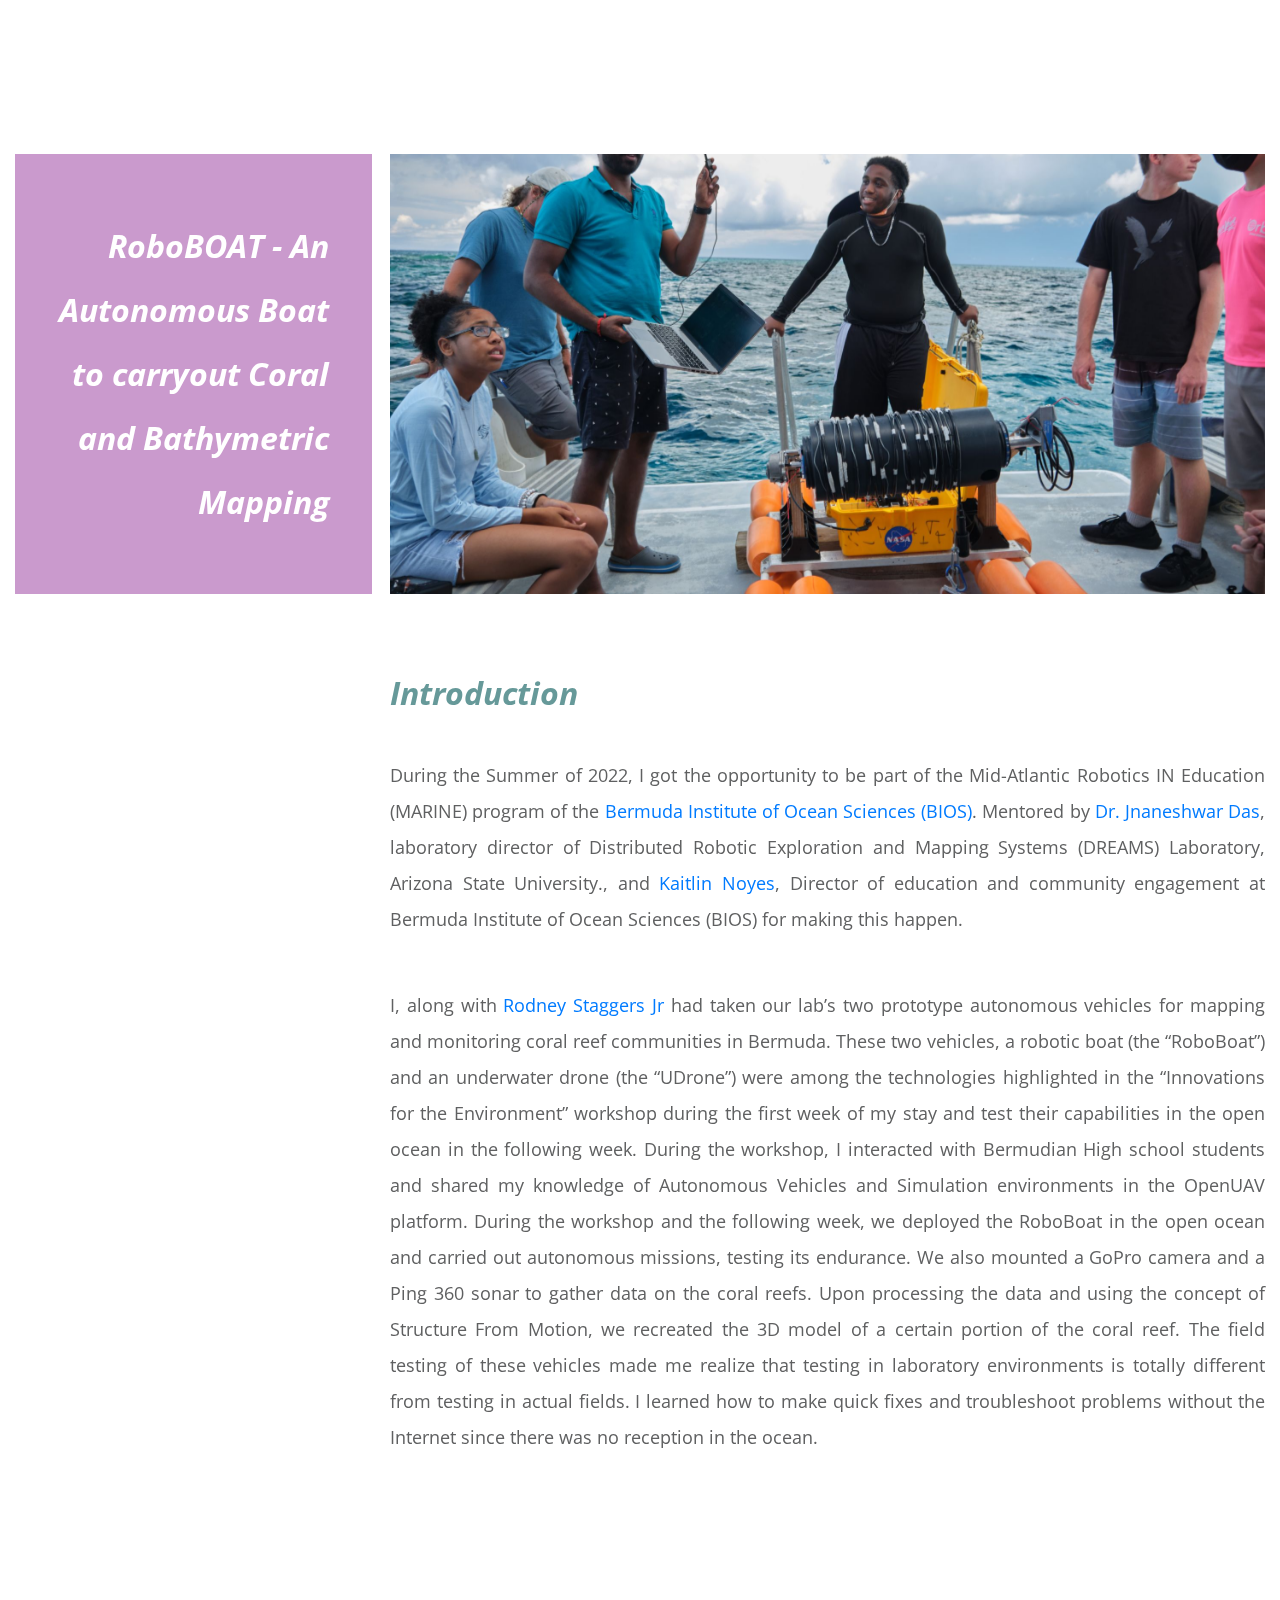
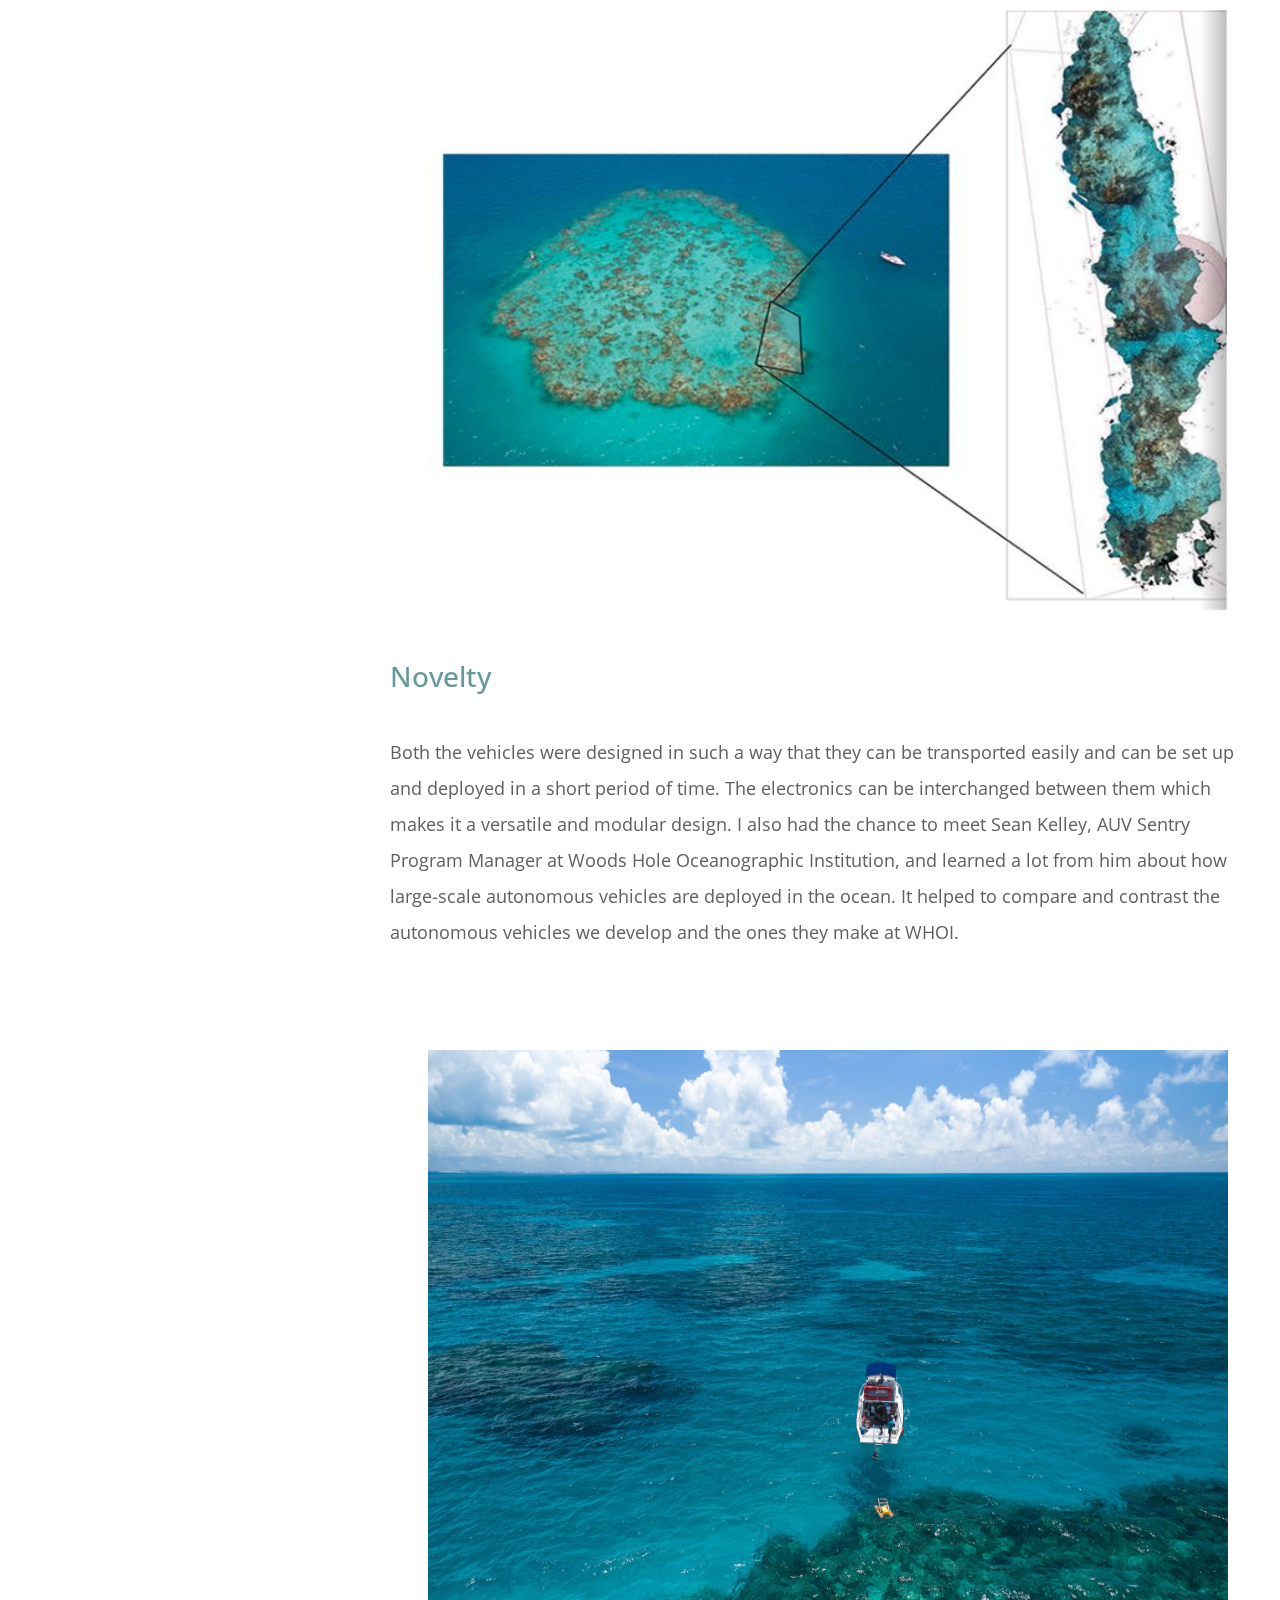
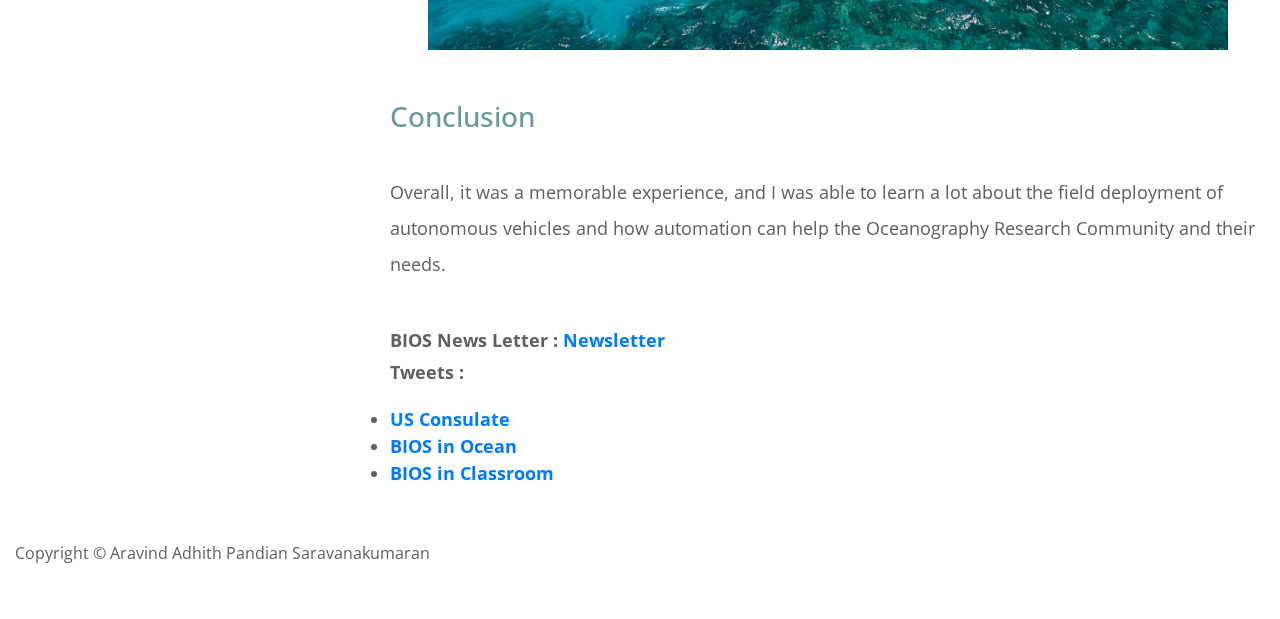
<file: RoboBOAT/index.html>
<!DOCTYPE html>
<html lang="en">
  <head>
    <meta charset="UTF-8" />
    <meta name="viewport" content="width=device-width, initial-scale=1.0" />
    <meta http-equiv="X-UA-Compatible" content="ie=edge" />
    <title>RoboBOAT</title>
<!--
Next Level CSS Template
https://templatemo.com/tm-532-next-level
-->
    <link rel="stylesheet"  href="https://fonts.googleapis.com/css?family=Open+Sans:400,600" />
    <link rel="stylesheet" href="css/all.min.css" />
    <link rel="stylesheet" href="css/bootstrap.min.css" />
    <link rel="stylesheet" href="css/templatemo-style.css" />
  </head>
  <body>
    <!-- <a><b><font size="6"><center>Navigation And Mapping (SNAM) Algorithm for Collision-Resilient UAV (CRU)</center></font></b></a> -->
    <div class="container-fluid">
      <div class="row tm-brand-row">
        <div class="col-lg-4 col-10">
          <div class="tm-brand-container">
            <div class="tm-brand-texts">
              <!-- <h1 class="text-uppercase tm-brand-name">.</h1> -->
            </div>
          </div>
        </div>
        <div class="col-lg-8 col-2 tm-nav-col">
          <div class="tm-nav">
            <nav class="navbar navbar-expand-lg navbar-light tm-navbar">
              <button
                class="navbar-toggler"
                type="button"
                data-toggle="collapse"
                data-target="#navbarNav"
                aria-controls="navbarNav"
                aria-expanded="false"
                aria-label="Toggle navigation">
                <span class="navbar-toggler-icon"></span>
              </button>
              <div class="collapse navbar-collapse" id="navbarNav">
                <ul class="navbar-nav ml-auto mr-0">
                  <!-- <li class="nav-item active">
                    <div class="tm-nav-link-highlight"></div>
                    <a class="nav-link" href="/Aravind-Adhith/index.html"
                      >Home <span class="sr-only">(current)</span></a
                    >
                  </li> -->
                  <!-- <li class="nav-item">
                    <div class="tm-nav-link-highlight"></div>
                    <a class="nav-link" href="about.html"></a>
                  </li>
                  <li class="nav-item">
                    <div class="tm-nav-link-highlight"></div>
                    <a class="nav-link" href="gallery.html"></a>
                  </li>
                  <li class="nav-item">
                    <div class="tm-nav-link-highlight"></div>
                    <a class="nav-link" href="contact.html"></a>
                  </li> -->
                </ul>
              </div>
            </nav>
          </div>
        </div>
      </div>

      <div class="row tm-welcome-row">
        <div class="col-12 tm-page-cols-container">
          <div class="tm-page-col-left tm-welcome-box tm-bg-primary">
            <p class="tm-welcome-text">
              <em><b><font size="6">RoboBOAT - An Autonomous Boat to carryout Coral and Bathymetric Mapping</font></b></em>
            </p>
          </div>
          <div class="tm-page-col-right">
            <div
              class="tm-welcome-parallax"
              data-parallax="scroll"
              data-image-src="img/Pose.jpeg"
            ></div>
          </div>
        </div>
      </div>

      <section class="row tm-pt-4 tm-pb-6">
        <div class="col-12 tm-page-cols-container">
          <div class="tm-page-col-right">
            <h2 class="tm-text-secondary tm-mb-5">
              <em><b><font size="6">Introduction</font></b></em>
            </h2>
            <p align="justify" class="tm-mb-6">
              During the Summer of 2022, I got the opportunity to be part of the Mid-Atlantic Robotics IN Education (MARINE) 
              program of the <a href="https://www.linkedin.com/company/bermuda-institute-of-ocean-sciences/">Bermuda Institute of Ocean Sciences (BIOS)</a>. 
              Mentored by <a href="https://www.linkedin.com/in/jnaneshwar-das/">Dr. Jnaneshwar Das</a>, 
              laboratory director of Distributed Robotic Exploration and Mapping Systems (DREAMS) Laboratory, 
              Arizona State University., 
              and <a href="https://www.linkedin.com/in/kaitlin-noyes-01805614/">Kaitlin Noyes</a>, 
              Director of education and community engagement at Bermuda Institute of Ocean Sciences (BIOS) for making this happen.
            </p>
            <p align="justify" class="tm-mb-6"> I, along with <a href="https://www.linkedin.com/in/rodneystaggersjr/">Rodney Staggers Jr </a>
              had taken our lab’s two prototype autonomous vehicles for mapping and 
            monitoring coral reef communities in Bermuda. These two vehicles, a robotic boat (the “RoboBoat”) and an 
            underwater drone (the “UDrone”) were among the technologies highlighted in the “Innovations for the Environment” workshop 
            during the first week of my stay and test their capabilities in the open ocean in the following week. During the workshop, 
            I interacted with Bermudian High school students and shared my knowledge of Autonomous Vehicles and Simulation environments 
            in the OpenUAV platform. During the workshop and the following week, we deployed the RoboBoat in the open ocean and carried 
            out autonomous missions, testing its endurance. We also mounted a GoPro camera and a Ping 360 sonar to gather data on the coral 
            reefs. Upon processing the data and using the concept of Structure From Motion, we recreated the 3D model of a certain portion of 
            the coral reef. The field testing of these vehicles made me realize that testing in laboratory environments is totally different from 
            testing in actual fields. I learned how to make quick fixes and troubleshoot problems without the Internet since there was no reception 
            in the ocean.
            </p>
            <!-- <p align="justify" class="mb-0">
           	  Nullam nec dictum dolor. Sed ultricies purus nec suscipit vulputate. Fusce a massa eu orci
              vulputate varius. Praesent id felis ac erat elementum condimentum. Pellentesque a
              libero vitae nisi vestibulum tempor vitae vitae nulla. Praesent ut
              eleifend ligula, nec pretium erat.
            </p> -->
          </div>
        </div>
      </section>

      <div class="tm-page-col-right">
        <div class="row tm-pt-7 tm-pb-6">
          <!-- <div class="col-md-6 tm-home-section-2-left"> -->
            <img src="img/Map.jpeg" alt="Image" class="center" style= "width: 800px; height: 600px;"/>
            <!-- <div
              class="img-fluid tm-mb-4 tm-small-parallax"
              data-parallax="scroll"
              natural-width = "800"
              natural-height = "600"
              data-image-src="img/Map.jpeg"></div>
            <div> -->
            </div>
            <h3 class="tm-text-secondary tm-mb-4">
              Novelty
            </h3>
              <p class="tm-mb-5">
                Both the vehicles were designed in such a way that they can be transported easily and can be set up and deployed in a short period of time. 
                The electronics can be interchanged between them which makes it a versatile and modular design.
                I also had the chance to meet Sean Kelley, AUV Sentry Program Manager at Woods Hole Oceanographic Institution, 
                and learned a lot from him about how large-scale autonomous vehicles are deployed in the ocean. It helped to compare 
                and contrast the autonomous vehicles we develop and the ones they make at WHOI.
              </p>

              <!-- <ul class="tm-list-plus">
                <li>Vestibulum finibus consectetur nulla</li>
                <li>Eget imperdiet eros interdum sit amet</li>
                <li>Sed a lacinia lorem, sed luctus enim</li>
                <li>2 small images has a parallax effect</li>
              </ul> -->
      </div>

      
      <div class="tm-page-col-right">
        <div class="row tm-pt-7 tm-pb-6">
          <!-- <div class="col-md-6 tm-home-section-2-left"> -->
            <img src="img/Boatinaction.jpeg" alt="Image" class="center" style= "width: 800px; height: 600px;"/>
            <!-- <div
              class="img-fluid tm-mb-4 tm-small-parallax"
              data-parallax="scroll"
              natural-width = "800"
              natural-height = "600"
              data-image-src="img/Map.jpeg"></div>
            <div> -->
            </div>
            <h3 class="tm-text-secondary tm-mb-4">
              Conclusion
            </h3>
            <p class="tm-mb-5">
              Overall, it was a memorable experience, and I was able to learn a lot about the field deployment 
              of autonomous vehicles and how automation can help the Oceanography Research Community and their needs.
            </p>
            <b>BIOS News Letter : <a href="https://bios.edu/currents/marine-innovation-and-the-next-generation/">Newsletter</a></b>
            <p><b>Tweets : </b></p>
            <li><b><a href="https://twitter.com/USConsHamilton/status/1549790147700576262?s=20&t=moD1_bYwGXniQXjWAwlRMw">US Consulate </a></b></li>
            <li><b><a href="https://twitter.com/BIOSstation/status/1545096267096678402?s=20&t=moD1_bYwGXniQXjWAwlRMw">BIOS in Ocean</a></b></li>
            <li><b><a href="https://twitter.com/BIOSstation/status/1544410094087147520?s=20&t=moD1_bYwGXniQXjWAwlRMw">BIOS in Classroom </a></b></li>
      </div>
          <!-- </div> -->
          <!-- <div class="col-md-6 tm-home-section-2-right">
            <div
              class="img-fluid tm-mb-4 tm-small-parallax"
              data-parallax="scroll"
              data-image-src="img/Boatinaction.jpeg"></div>
            <div>
              <h3 class="tm-text-secondary tm-mb-4">
                Publication
              </h3>
              <p class="tm-section-2-text">
                Photo by <strong>CoWomen</strong> from <strong>Pexels</strong>. Quisque tortor justo, pharetra in
                eros sed, accumsan dapibus dolor. In luctus sed ante a
                tristique.
              </p>
              <p>
                You cannot re-distribute our template on your website for download. Ut ornare pulvinar lorem a elementum. Cras sollicitudin ante velit, eget facilisis sem viverra nex. Etiam quis mattis urna.
              </p>
            </div>
          </div>
        </div>
      </div> -->
      <!-- row -->

      <!-- Call to Action -->
      <!-- <section class="row" id="tmCallToAction">
        <div class="col-12 tm-page-cols-container tm-call-to-action-col">
          <div class="tm-page-col-right">
            <div class="tm-call-to-action-box">
              <i class="fas fa-3x fa-rss-square tm-call-to-action-icon"></i>
              <div class="tm-call-to-action-text">
                <h3 class="tm-call-to-action-title">
                  Vivamus sollicitudin tellus
                </h3>
                <p class="tm-call-to-action-description">
                  Maecenas maximus tellus in dolor auctor tristique. Nam
                  hendrerit posuere laoreet. Aliquam erat volutpat. Nulla eros
                  est, imperdiet vel feugiat non, ullamcorper mattis nulla.
                </p>
                <form action="#" method="GET" class="tm-call-to-action-form">
                  <input type="email" name="email" placeholder="Email" class="tm-email-input" required />
                  <button type="submit" class="btn btn-primary">
                    Subscribe
                  </button>
                </form>
              </div>
            </div>
          </div>
        </div>
      </section> -->
      <!-- Page footer -->
      <footer class="row tm-page-footer">
        <p class="col-12 tm-copyright-text mb-0">
          Copyright &copy; Aravind Adhith Pandian Saravanakumaran
          <a href="https://fb.com/templatemo" rel="nofollow" class="tm-copyright-link"></a>
        </p>
      </footer>
    </div>

    <script src="js/jquery.min.js"></script>
    <script src="js/parallax.min.js"></script>
    <script src="js/bootstrap.min.js"></script>
  </body>
</html>
</file>
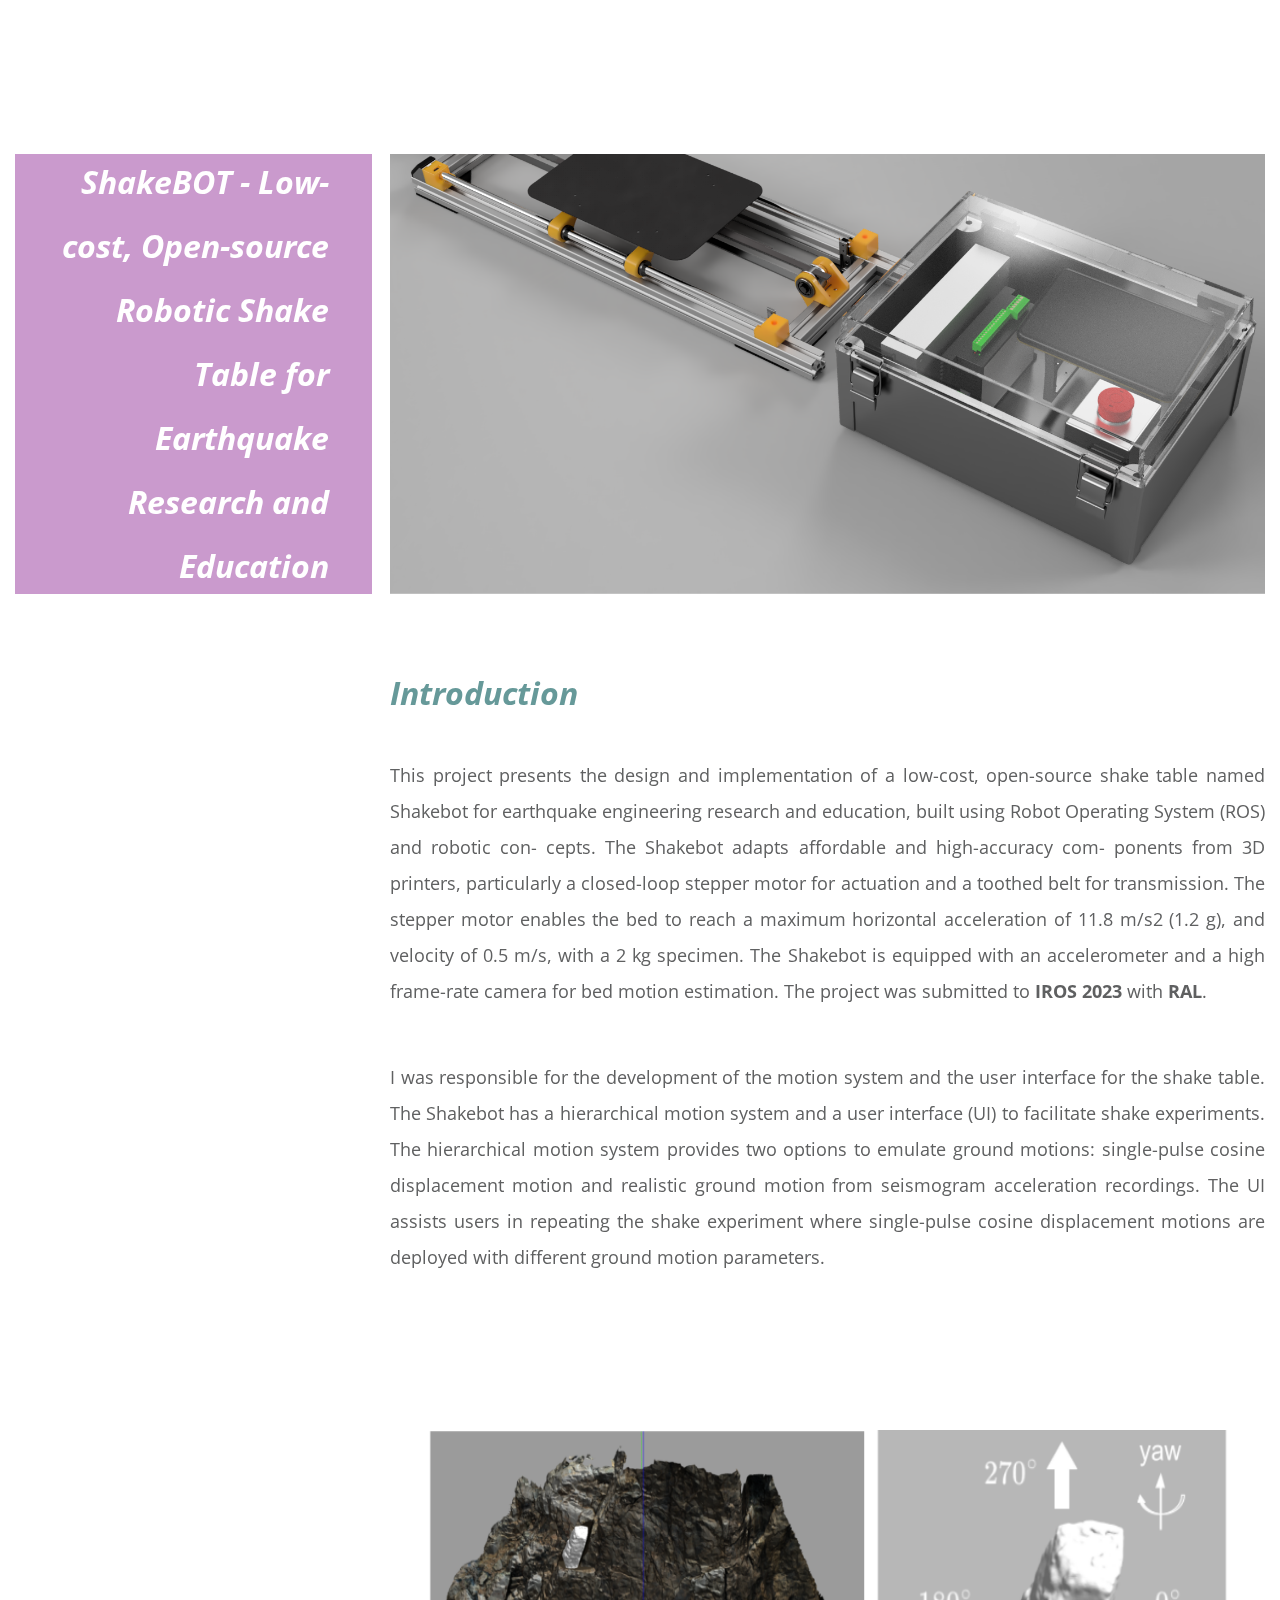
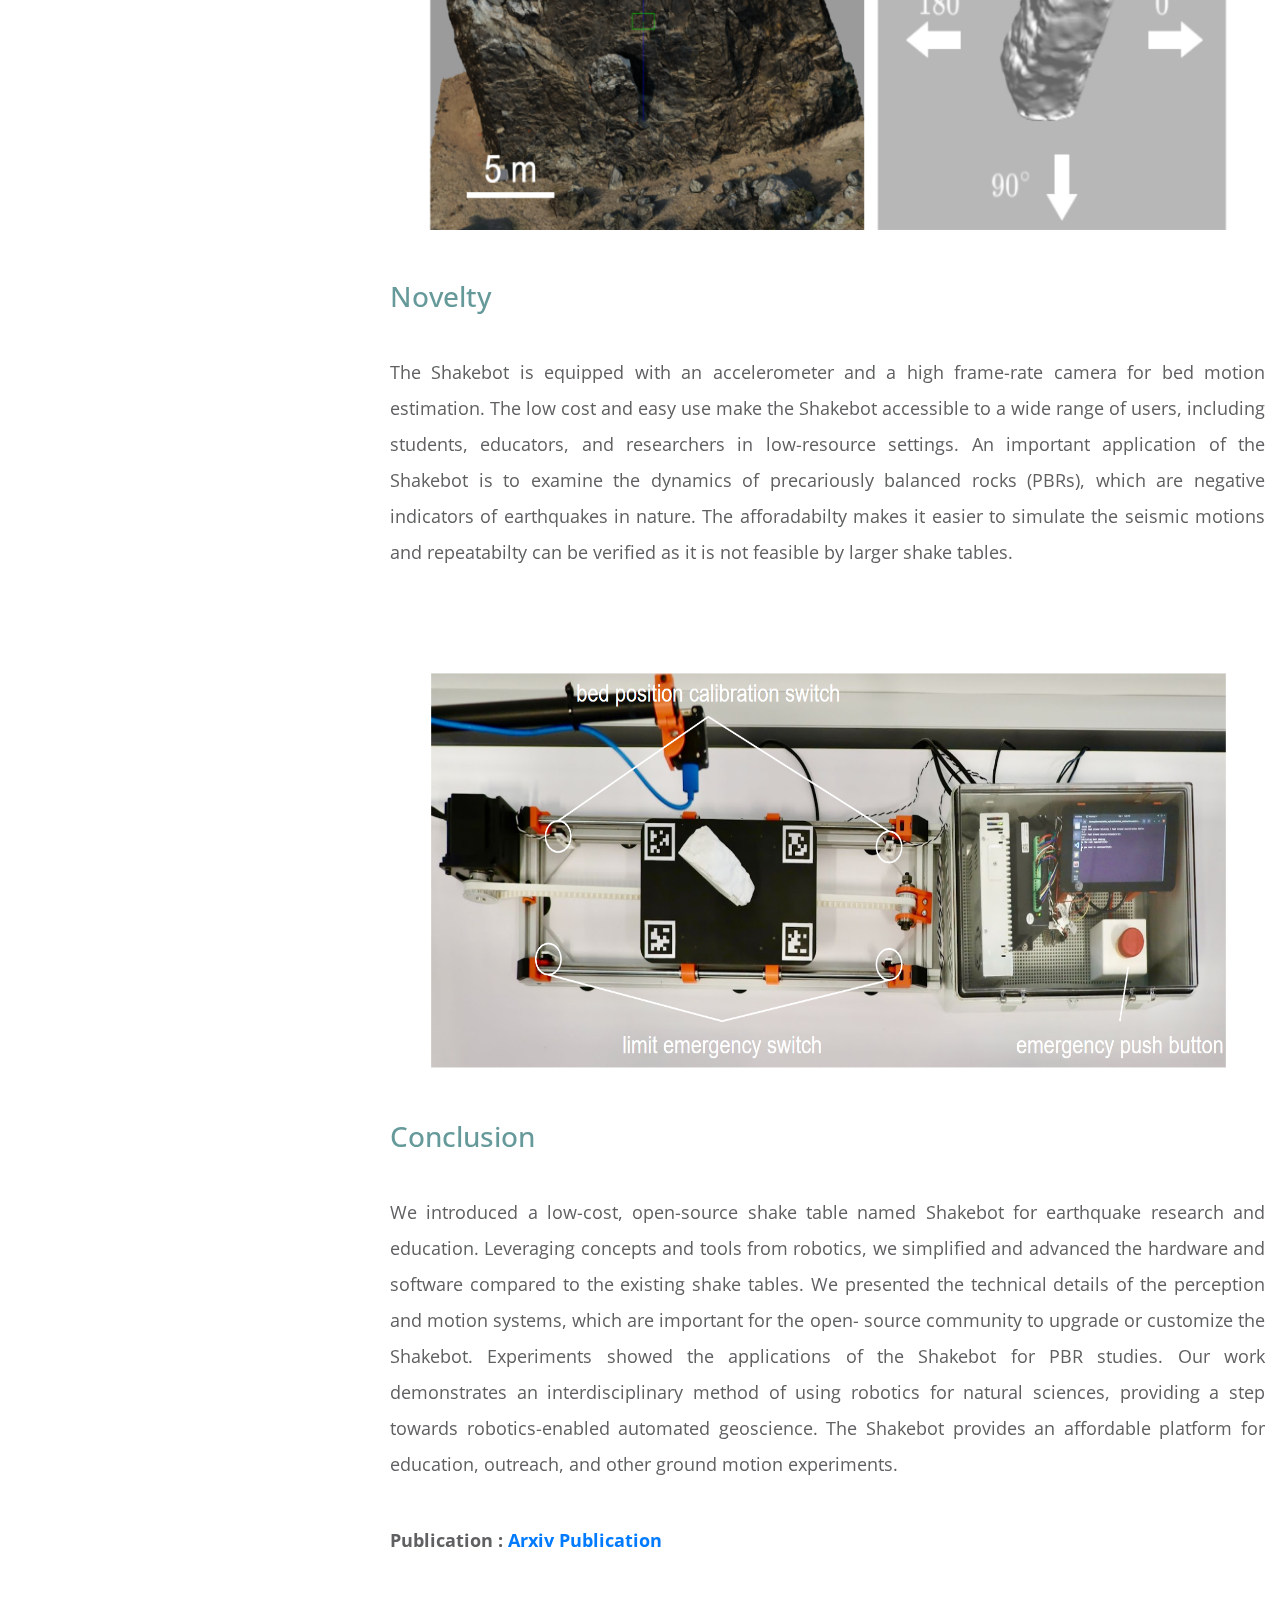
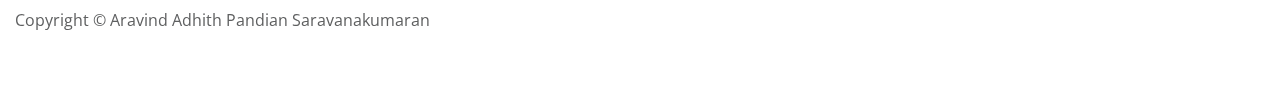
<file: ShakeBOT/index.html>
<!DOCTYPE html>
<html lang="en">
  <head>
    <meta charset="UTF-8" />
    <meta name="viewport" content="width=device-width, initial-scale=1.0" />
    <meta http-equiv="X-UA-Compatible" content="ie=edge" />
    <title>ShakeBOT</title>
<!--
Next Level CSS Template
https://templatemo.com/tm-532-next-level
-->
    <link rel="stylesheet"  href="https://fonts.googleapis.com/css?family=Open+Sans:400,600" />
    <link rel="stylesheet" href="css/all.min.css" />
    <link rel="stylesheet" href="css/bootstrap.min.css" />
    <link rel="stylesheet" href="css/templatemo-style.css" />
  </head>
  <body>
    <!-- <a><b><font size="6"><center>Navigation And Mapping (SNAM) Algorithm for Collision-Resilient UAV (CRU)</center></font></b></a> -->
    <div class="container-fluid">
      <div class="row tm-brand-row">
        <div class="col-lg-4 col-10">
          <div class="tm-brand-container">
            <div class="tm-brand-texts">
              <!-- <h1 class="text-uppercase tm-brand-name">.</h1> -->
            </div>
          </div>
        </div>
        <div class="col-lg-8 col-2 tm-nav-col">
          <div class="tm-nav">
            <nav class="navbar navbar-expand-lg navbar-light tm-navbar">
              <button
                class="navbar-toggler"
                type="button"
                data-toggle="collapse"
                data-target="#navbarNav"
                aria-controls="navbarNav"
                aria-expanded="false"
                aria-label="Toggle navigation">
                <span class="navbar-toggler-icon"></span>
              </button>
              <div class="collapse navbar-collapse" id="navbarNav">
                <ul class="navbar-nav ml-auto mr-0">
                  <!-- <li class="nav-item active">
                    <div class="tm-nav-link-highlight"></div>
                    <a class="nav-link" href="/Aravind-Adhith/index.html"
                      >Home <span class="sr-only">(current)</span></a
                    >
                  </li> -->
                  <!-- <li class="nav-item">
                    <div class="tm-nav-link-highlight"></div>
                    <a class="nav-link" href="about.html"></a>
                  </li>
                  <li class="nav-item">
                    <div class="tm-nav-link-highlight"></div>
                    <a class="nav-link" href="gallery.html"></a>
                  </li>
                  <li class="nav-item">
                    <div class="tm-nav-link-highlight"></div>
                    <a class="nav-link" href="contact.html"></a>
                  </li> -->
                </ul>
              </div>
            </nav>
          </div>
        </div>
      </div>

      <div class="row tm-welcome-row">
        <div class="col-12 tm-page-cols-container">
          <div class="tm-page-col-left tm-welcome-box tm-bg-primary">
            <p class="tm-welcome-text">
              <em><b><font size="6">ShakeBOT - Low-cost, Open-source Robotic Shake Table for
                Earthquake Research and Education</font></b></em>
            </p>
          </div>
          <div class="tm-page-col-right">
            <div
              class="tm-welcome-parallax"
              data-parallax="scroll"
              data-image-src="img/CAD.png"
            ></div>
          </div>
        </div>
      </div>

      <section class="row tm-pt-4 tm-pb-6">
        <div class="col-12 tm-page-cols-container">
          <div class="tm-page-col-right">
            <h2 class="tm-text-secondary tm-mb-5">
              <em><b><font size="6">Introduction</font></b></em>
            </h2>
            <p align="justify" class="tm-mb-6">
              This project presents the design and
              implementation of a low-cost, open-source shake table named
              Shakebot for earthquake engineering research and education,
              built using Robot Operating System (ROS) and robotic con-
              cepts. The Shakebot adapts affordable and high-accuracy com-
              ponents from 3D printers, particularly a closed-loop stepper
              motor for actuation and a toothed belt for transmission. The
              stepper motor enables the bed to reach a maximum horizontal
              acceleration of 11.8 m/s2 (1.2 g), and velocity of 0.5 m/s, with a
              2 kg specimen. The Shakebot is equipped with an accelerometer
              and a high frame-rate camera for bed motion estimation. The project was submitted to <b>IROS 2023</b> with <b>RAL</b>. 
            </p>
            <p align="justify" class="tm-mb-6"> I was responsible for the development of the motion system and the user interface for the shake table.
              The Shakebot has a hierarchical motion system and a user interface (UI) to facilitate shake experiments. The
              hierarchical motion system provides two options to emulate ground motions: single-pulse cosine displacement motion
              and realistic ground motion from seismogram acceleration recordings. The UI assists users in repeating the shake
              experiment where single-pulse cosine displacement motions are deployed with different ground motion parameters.
    
            </p>
            <!-- <p align="justify" class="mb-0">
           	  Nullam nec dictum dolor. Sed ultricies purus nec suscipit vulputate. Fusce a massa eu orci
              vulputate varius. Praesent id felis ac erat elementum condimentum. Pellentesque a
              libero vitae nisi vestibulum tempor vitae vitae nulla. Praesent ut
              eleifend ligula, nec pretium erat.
            </p> -->
          </div>
        </div>
      </section>

      <div class="tm-page-col-right">
        <div class="row tm-pt-7 tm-pb-6">
          <!-- <div class="col-md-6 tm-home-section-2-left"> -->
            <img src="img/Rock.png" alt="Image" class="center" style= "width: 800px; height: 400px;"/>
            <!-- <div
              class="img-fluid tm-mb-4 tm-small-parallax"
              data-parallax="scroll"
              natural-width = "800"
              natural-height = "600"
              data-image-src="img/Map.jpeg"></div>
            <div> -->
            </div>
            <h3 class="tm-text-secondary tm-mb-4">
              Novelty
            </h3>
              <p align="justify" class="tm-mb-5">
                The Shakebot is equipped with an accelerometer
                and a high frame-rate camera for bed motion estimation. The
                low cost and easy use make the Shakebot accessible to a wide
                range of users, including students, educators, and researchers in
                low-resource settings. An important application of the Shakebot
                is to examine the dynamics of precariously balanced rocks
                (PBRs), which are negative indicators of earthquakes in nature. The afforadabilty makes it easier to 
                simulate the seismic motions and repeatabilty can be verified as it is not feasible by larger shake tables.
              </p>

              <!-- <ul class="tm-list-plus">
                <li>Vestibulum finibus consectetur nulla</li>
                <li>Eget imperdiet eros interdum sit amet</li>
                <li>Sed a lacinia lorem, sed luctus enim</li>
                <li>2 small images has a parallax effect</li>
              </ul> -->
      </div>

      
      <div class="tm-page-col-right">
        <div class="row tm-pt-7 tm-pb-6">
          <!-- <div class="col-md-6 tm-home-section-2-left"> -->
            <img src="img/BirdEyeView.png" alt="Image" class="center" style= "width: 800px; height: 400px;"/>
            <!-- <div
              class="img-fluid tm-mb-4 tm-small-parallax"
              data-parallax="scroll"
              natural-width = "800"
              natural-height = "600"
              data-image-src="img/Map.jpeg"></div>
            <div> -->
            </div>
            <h3 class="tm-text-secondary tm-mb-4">
              Conclusion
            </h3>
            <p align="justify" class="tm-mb-5">
              We introduced a low-cost, open-source shake table named
              Shakebot for earthquake research and education. Leveraging
              concepts and tools from robotics, we simplified and advanced
              the hardware and software compared to the existing shake
              tables. We presented the technical details of the perception
              and motion systems, which are important for the open-
              source community to upgrade or customize the Shakebot.
              Experiments showed the applications of the Shakebot for
              PBR studies. Our work demonstrates an interdisciplinary method of using robotics for natural sciences, providing a
              step towards robotics-enabled automated geoscience.
              The Shakebot provides an affordable platform for education,
              outreach, and other ground motion experiments.
            </p>
            <b>Publication : <a href="https://arxiv.org/abs/2212.10763">Arxiv Publication</a></b>
            <!-- <p><b>Tweets : </b></p>
            <li><b><a href="https://twitter.com/USConsHamilton/status/1549790147700576262?s=20&t=moD1_bYwGXniQXjWAwlRMw">US Consulate </a></b></li>
            <li><b><a href="https://twitter.com/BIOSstation/status/1545096267096678402?s=20&t=moD1_bYwGXniQXjWAwlRMw">BIOS in Ocean</a></b></li>
            <li><b><a href="https://twitter.com/BIOSstation/status/1544410094087147520?s=20&t=moD1_bYwGXniQXjWAwlRMw">BIOS in Classroom </a></b></li> -->
      </div>
          <!-- </div> -->
          <!-- <div class="col-md-6 tm-home-section-2-right">
            <div
              class="img-fluid tm-mb-4 tm-small-parallax"
              data-parallax="scroll"
              data-image-src="img/Boatinaction.jpeg"></div>
            <div>
              <h3 class="tm-text-secondary tm-mb-4">
                Publication
              </h3>
              <p class="tm-section-2-text">
                Photo by <strong>CoWomen</strong> from <strong>Pexels</strong>. Quisque tortor justo, pharetra in
                eros sed, accumsan dapibus dolor. In luctus sed ante a
                tristique.
              </p>
              <p>
                You cannot re-distribute our template on your website for download. Ut ornare pulvinar lorem a elementum. Cras sollicitudin ante velit, eget facilisis sem viverra nex. Etiam quis mattis urna.
              </p>
            </div>
          </div>
        </div>
      </div> -->
      <!-- row -->

      <!-- Call to Action -->
      <!-- <section class="row" id="tmCallToAction">
        <div class="col-12 tm-page-cols-container tm-call-to-action-col">
          <div class="tm-page-col-right">
            <div class="tm-call-to-action-box">
              <i class="fas fa-3x fa-rss-square tm-call-to-action-icon"></i>
              <div class="tm-call-to-action-text">
                <h3 class="tm-call-to-action-title">
                  Vivamus sollicitudin tellus
                </h3>
                <p class="tm-call-to-action-description">
                  Maecenas maximus tellus in dolor auctor tristique. Nam
                  hendrerit posuere laoreet. Aliquam erat volutpat. Nulla eros
                  est, imperdiet vel feugiat non, ullamcorper mattis nulla.
                </p>
                <form action="#" method="GET" class="tm-call-to-action-form">
                  <input type="email" name="email" placeholder="Email" class="tm-email-input" required />
                  <button type="submit" class="btn btn-primary">
                    Subscribe
                  </button>
                </form>
              </div>
            </div>
          </div>
        </div>
      </section> -->
      <!-- Page footer -->
      <footer class="row tm-page-footer">
        <p class="col-12 tm-copyright-text mb-0">
          Copyright &copy; Aravind Adhith Pandian Saravanakumaran
          <a href="https://fb.com/templatemo" rel="nofollow" class="tm-copyright-link"></a>
        </p>
      </footer>
    </div>

    <script src="js/jquery.min.js"></script>
    <script src="js/parallax.min.js"></script>
    <script src="js/bootstrap.min.js"></script>
  </body>
</html>
</file>
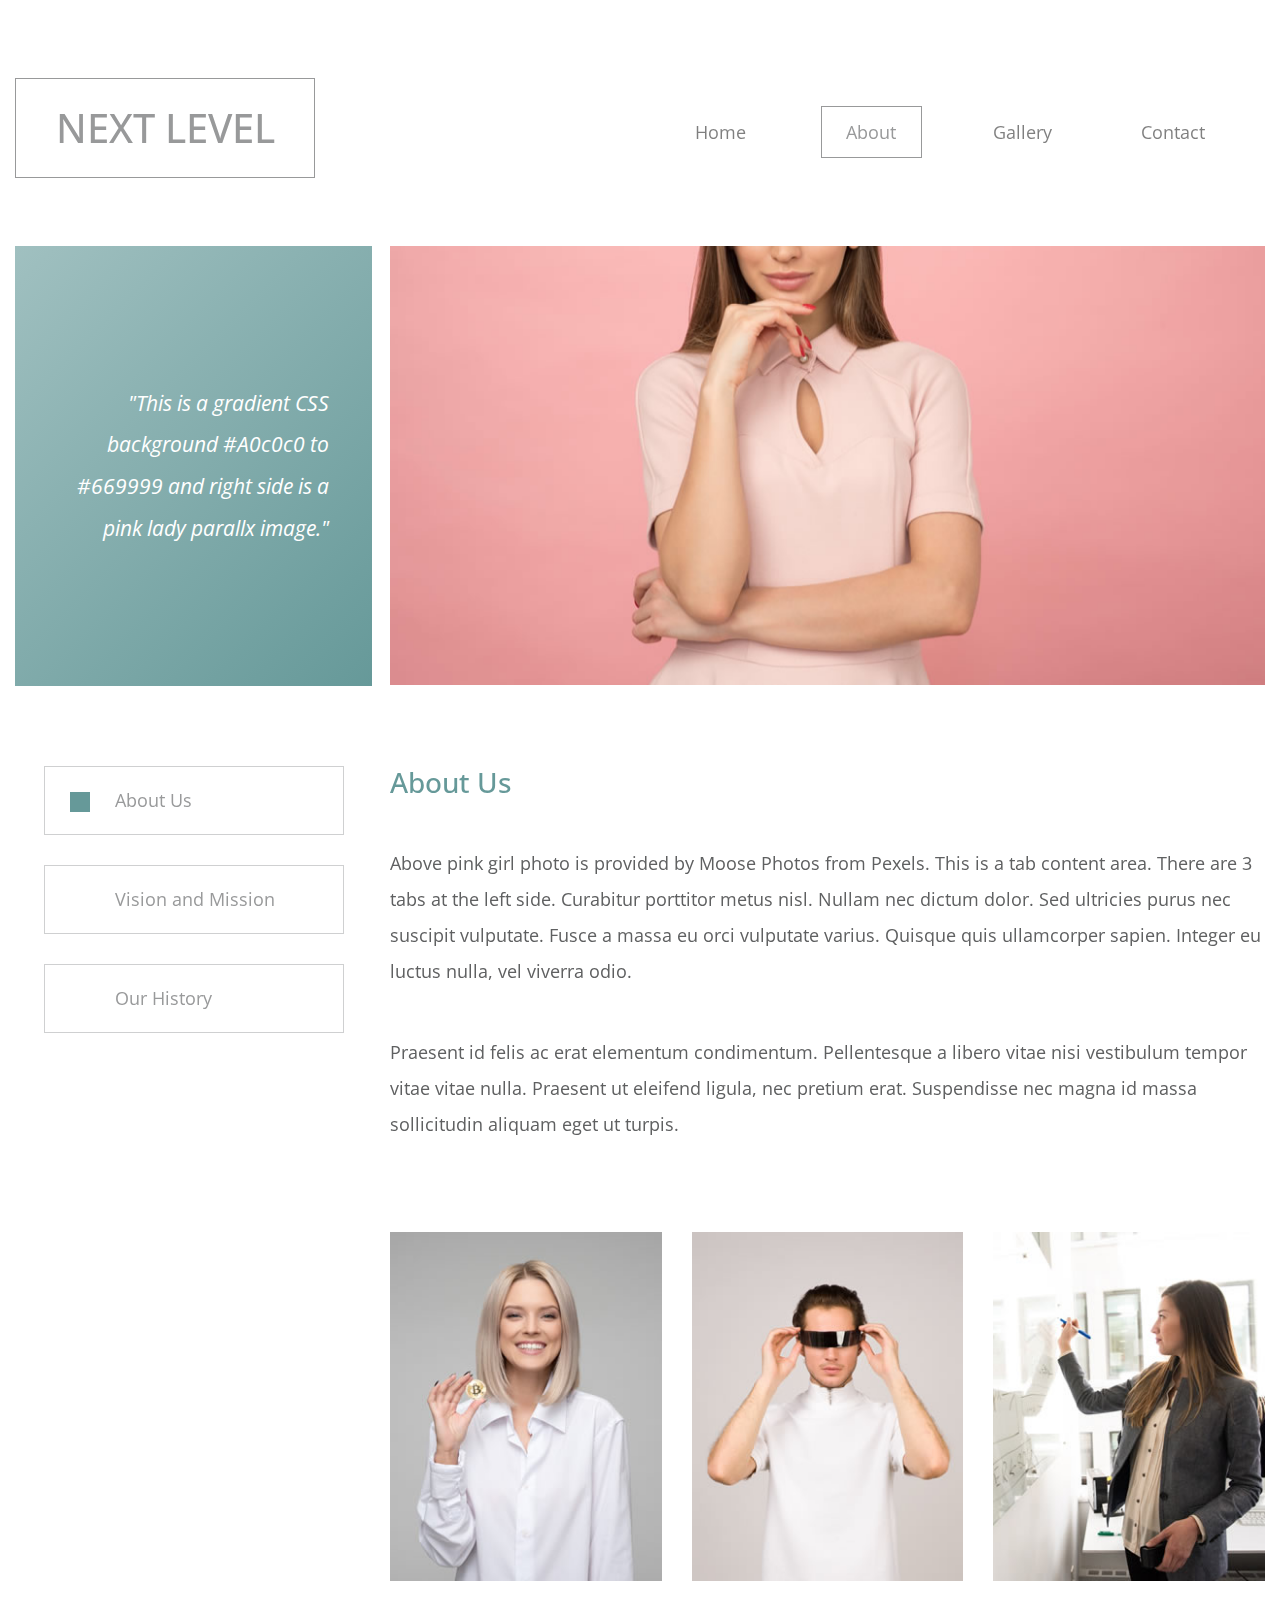
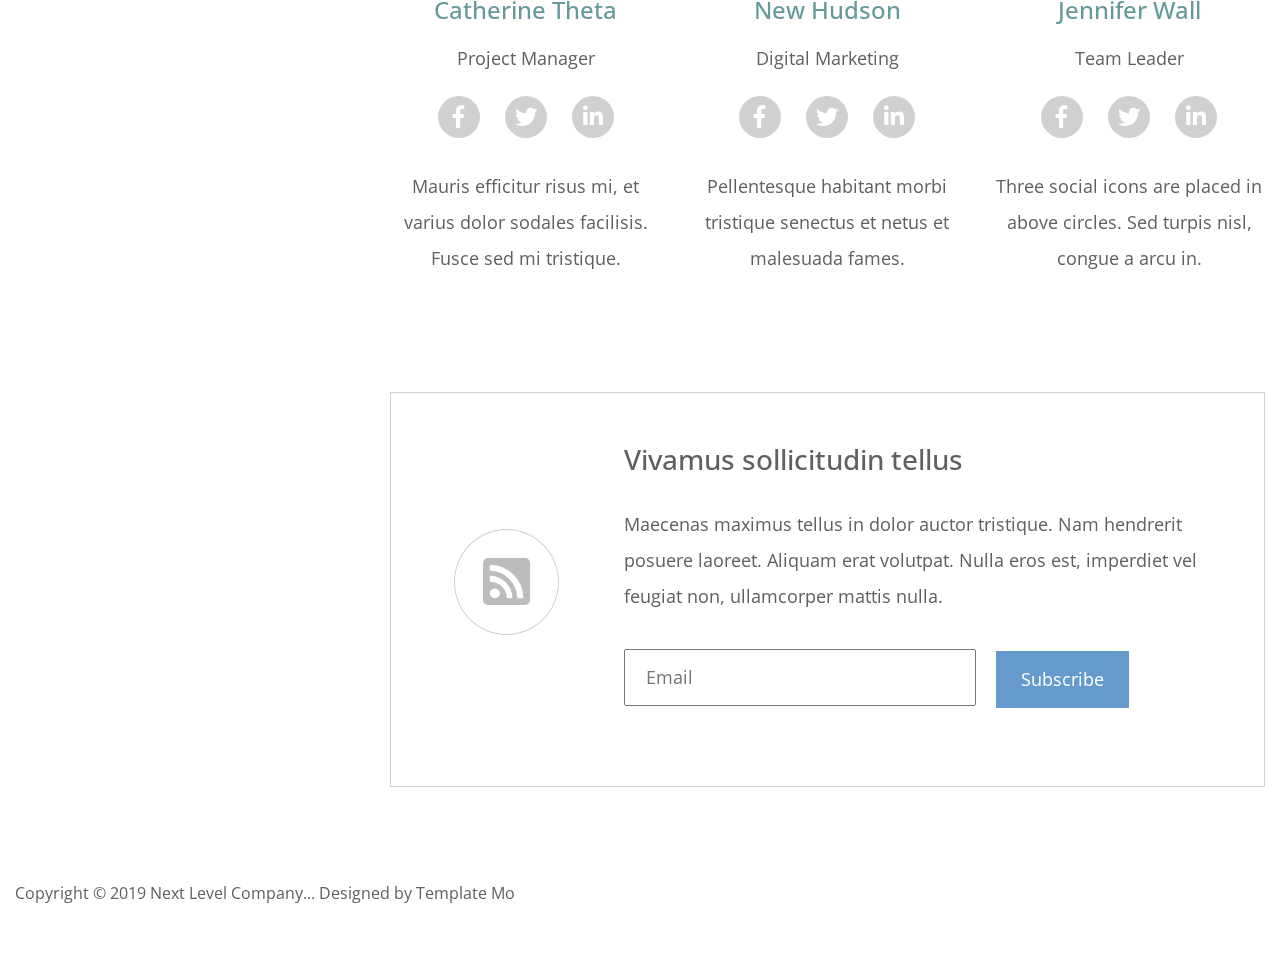
<file: Project_1/about.html>
<!DOCTYPE html>
<html lang="en">
  <head>
    <meta charset="UTF-8" />
    <meta name="viewport" content="width=device-width, initial-scale=1.0" />
    <meta http-equiv="X-UA-Compatible" content="ie=edge" />
    <title>Next Level - About Page</title>
<!--
Next Level CSS Template
https://templatemo.com/tm-532-next-level
-->
    <link rel="stylesheet" href="https://fonts.googleapis.com/css?family=Open+Sans:400,600" />
    <link rel="stylesheet" href="css/all.min.css" />
    <link rel="stylesheet" href="css/bootstrap.min.css" />
    <link rel="stylesheet" href="css/templatemo-style.css" />
  </head>
  <body>
    <div class="container-fluid">
      <div class="row tm-brand-row">
        <div class="col-lg-4 col-10">
          <div class="tm-brand-container">
            <div class="tm-brand-texts">
              <h1 class="text-uppercase tm-brand-name">Next Level</h1>
            </div>
          </div>
        </div>
        <div class="col-lg-8 col-2 tm-nav-col">
          <div class="tm-nav">
            <nav class="navbar navbar-expand-lg navbar-light tm-navbar">
              <button
                class="navbar-toggler"
                type="button"
                data-toggle="collapse"
                data-target="#navbarNav"
                aria-controls="navbarNav"
                aria-expanded="false"
                aria-label="Toggle navigation">
                <span class="navbar-toggler-icon"></span>
              </button>
              <div class="collapse navbar-collapse" id="navbarNav">
                <ul class="navbar-nav ml-auto mr-0">
                  <li class="nav-item">
                    <div class="tm-nav-link-highlight"></div>
                    <a class="nav-link" href="index.html">Home</a>
                  </li>
                  <li class="nav-item active">
                    <div class="tm-nav-link-highlight"></div>
                    <a class="nav-link" href="about.html">
                      About <span class="sr-only">(current)</span></a
                    >
                  </li>
                  <li class="nav-item">
                    <div class="tm-nav-link-highlight"></div>
                    <a class="nav-link" href="gallery.html">Gallery</a>
                  </li>
                  <li class="nav-item">
                    <div class="tm-nav-link-highlight"></div>
                    <a class="nav-link" href="contact.html">Contact</a>
                  </li>
                </ul>
              </div>
            </nav>
          </div>
        </div>
      </div>

      <div class="row tm-welcome-row">
        <div class="col-12 tm-page-cols-container">
          <div class="tm-page-col-left tm-welcome-box tm-bg-gradient">
            <p class="tm-welcome-text">
              <em
                >"This is a gradient CSS background #A0c0c0 to #669999 and right
                side is a pink lady parallx image."</em
              >
            </p>
          </div>
          <div class="tm-page-col-right">
            <div
              class="tm-welcome-parallax"
              data-parallax="scroll"
              data-image-src="img/pink-contem-girl.jpg"
            ></div>
          </div>
        </div>
      </div>

      <section class="row tm-pt-4 tm-pb-6">
        <div class="col-12 tm-tabs-container tm-page-cols-container">
          <div class="tm-page-col-left tm-tab-links">
            <ul class="tabs clearfix" data-tabgroup="first-tab-group">
              <li>
                <a href="#tab1" class="active">
                  <div class="tm-tab-icon"></div>
                  About Us
                </a>
              </li>
              <li>
                <a href="#tab2" class="">
                  <div class="tm-tab-icon"></div>
                  Vision and Mission
                </a>
              </li>
              <li>
                <a href="#tab3" class="">
                  <div class="tm-tab-icon"></div>
                  Our History
                </a>
              </li>
            </ul>
          </div>
          <div class="tm-page-col-right tm-tab-contents">
            <div id="first-tab-group" class="tabgroup">
              <div id="tab1">
                <div class="text-content">
                  <h3 class="tm-text-secondary tm-mb-5">
                    About Us
                  </h3>
                  <p class="tm-mb-5">
                    Above pink girl photo is provided by Moose Photos from
                    Pexels. This is a tab content area. There are 3 tabs at the
                    left side. Curabitur porttitor metus nisl. Nullam nec dictum
                    dolor. Sed ultricies purus nec suscipit vulputate. Fusce a
                    massa eu orci vulputate varius. Quisque quis ullamcorper
                    sapien. Integer eu luctus nulla, vel viverra odio.
                  </p>
                  <p class="tm-mb-5">
                    Praesent id felis ac erat elementum condimentum.
                    Pellentesque a libero vitae nisi vestibulum tempor vitae
                    vitae nulla. Praesent ut eleifend ligula, nec pretium erat.
                    Suspendisse nec magna id massa sollicitudin aliquam eget ut
                    turpis.
                  </p>
                </div>
                <div class="row tm-pt-5">
                  <div class="col-md-4 text-center">
                    <div class="tm-about-person mx-auto">
                      <img
                        src="img/bitcoin-girl.jpg"
                        alt="Image"
                        class="img-fluid tm-mb-1"
                      />
                      <h4 class="tm-text-secondary tm-mb-1">
                        Catherine Theta
                      </h4>
                      <p class="tm-mb-2">Project Manager</p>
                      <div class="tm-mb-3">
                        <a
                          href="https://facebook.com"
                          class="tm-about-social-link"
                        >
                          <i class="fab fa-facebook-f tm-about-social-icon"></i>
                        </a>
                        <a
                          href="https://twitter.com"
                          class="tm-about-social-link"
                        >
                          <i class="fab fa-twitter tm-about-social-icon"></i>
                        </a>
                        <a
                          href="https://linkedin.com"
                          class="tm-about-social-link"
                        >
                          <i
                            class="fab fa-linkedin-in tm-about-social-icon"
                          ></i>
                        </a>
                      </div>

                      <p>
                        Mauris efficitur risus mi, et varius dolor sodales
                        facilisis. Fusce sed mi tristique.
                      </p>
                    </div>
                  </div>

                  <div class="col-md-4 text-center">
                    <div class="tm-about-person mx-auto">
                      <img
                        src="img/ar-guy.jpg"
                        alt="Image"
                        class="img-fluid tm-mb-1"
                      />
                      <h4 class="tm-text-secondary tm-mb-1">New Hudson</h4>
                      <p class="tm-mb-2">Digital Marketing</p>
                      <div class="tm-mb-3">
                        <a
                          href="https://facebook.com"
                          class="tm-about-social-link"
                        >
                          <i class="fab fa-facebook-f tm-about-social-icon"></i>
                        </a>
                        <a
                          href="https://twitter.com"
                          class="tm-about-social-link"
                        >
                          <i class="fab fa-twitter tm-about-social-icon"></i>
                        </a>
                        <a
                          href="https://linkedin.com"
                          class="tm-about-social-link"
                        >
                          <i
                            class="fab fa-linkedin-in tm-about-social-icon"
                          ></i>
                        </a>
                      </div>
                      <p>
                        Pellentesque habitant morbi tristique senectus et netus
                        et malesuada fames.
                      </p>
                    </div>
                  </div>

                  <div class="col-md-4 text-center">
                    <div class="tm-about-person mx-auto">
                      <img
                        src="img/desk-girl.jpg"
                        alt="Image"
                        class="img-fluid tm-mb-1"
                      />
                      <h4 class="tm-text-secondary tm-mb-1">Jennifer Wall</h4>
                      <p class="tm-mb-2">Team Leader</p>
                      <div class="tm-mb-3">
                        <a
                          href="https://facebook.com"
                          class="tm-about-social-link"
                        >
                          <i class="fab fa-facebook-f tm-about-social-icon"></i>
                        </a>
                        <a
                          href="https://twitter.com"
                          class="tm-about-social-link"
                        >
                          <i class="fab fa-twitter tm-about-social-icon"></i>
                        </a>
                        <a
                          href="https://linkedin.com"
                          class="tm-about-social-link"
                        >
                          <i
                            class="fab fa-linkedin-in tm-about-social-icon"
                          ></i>
                        </a>
                      </div>
                      <p>
                        Three social icons are placed in above circles. Sed
                        turpis nisl, congue a arcu in.
                      </p>
                    </div>
                  </div>
                </div>
              </div>
              <div id="tab2">
                <div class="text-content">
                  <h3 class="tm-text-secondary tm-mb-5">Vision and Mission</h3>
                  <p class="tm-mb-5">
                    Nam consequat, leo vitae aliquet dignissim, leo est laoreet
                    nibh, nec dictum libero justo vitae dolor. Donec tristique
                    eros at nisi elementum efficitur. Proin ornare feugiat ex
                    placerat pellenteqsue. Nulla convallis est volutpat ex
                    ultrices facilisis.
                  </p>
                  <p class="tm-mb-5">
                    Etiam egestas metus vitae est interdum, in eleifend nunc
                    volutpat. Aliquam molestie ipsum quis suscipit lacinia.
                    Mauris turpis libero, iaculis non dictum ac, ornare a massa.
                    Duis id lorem purus. Fusce viverra ullamcorper metus.
                    Curabitur puvinar suscipit sapien ac blandit. Aliquam vel
                    pulvinar purus, sit amet luctus urna.
                  </p>
                </div>
                <div class="row tm-pt-5">
                  <div class="col-md-4 text-center">
                    <div class="tm-about-person mx-auto">
                      <img
                        src="img/bitcoin-girl.jpg"
                        alt="Image"
                        class="img-fluid tm-mb-1"
                      />
                      <h4 class="tm-text-secondary tm-mb-1">
                        Catherine Theta
                      </h4>
                      <p class="tm-mb-2">Project Manager</p>
                      <div class="tm-mb-3">
                        <a
                          href="https://facebook.com"
                          class="tm-about-social-link"
                        >
                          <i class="fab fa-facebook-f tm-about-social-icon"></i>
                        </a>
                        <a
                          href="https://twitter.com"
                          class="tm-about-social-link"
                        >
                          <i class="fab fa-twitter tm-about-social-icon"></i>
                        </a>
                        <a
                          href="https://linkedin.com"
                          class="tm-about-social-link"
                        >
                          <i
                            class="fab fa-linkedin-in tm-about-social-icon"
                          ></i>
                        </a>
                      </div>

                      <p>
                        Mauris efficitur risus mi, et varius dolor sodales
                        facilisis. Fusce sed mi tristique.
                      </p>
                    </div>
                  </div>

                  <div class="col-md-4 text-center">
                    <div class="tm-about-person mx-auto">
                      <img
                        src="img/ar-guy.jpg"
                        alt="Image"
                        class="img-fluid tm-mb-1"
                      />
                      <h4 class="tm-text-secondary tm-mb-1">New Hudson</h4>
                      <p class="tm-mb-2">Digital Marketing</p>
                      <div class="tm-mb-3">
                        <a
                          href="https://facebook.com"
                          class="tm-about-social-link"
                        >
                          <i class="fab fa-facebook-f tm-about-social-icon"></i>
                        </a>
                        <a
                          href="https://twitter.com"
                          class="tm-about-social-link"
                        >
                          <i class="fab fa-twitter tm-about-social-icon"></i>
                        </a>
                        <a
                          href="https://linkedin.com"
                          class="tm-about-social-link"
                        >
                          <i
                            class="fab fa-linkedin-in tm-about-social-icon"
                          ></i>
                        </a>
                      </div>
                      <p>
                        Pellentesque habitant morbi tristique senectus et netus
                        et malesuada fames.
                      </p>
                    </div>
                  </div>

                  <div class="col-md-4 text-center">
                    <div class="tm-about-person mx-auto">
                      <img
                        src="img/desk-girl.jpg"
                        alt="Image"
                        class="img-fluid tm-mb-1"
                      />
                      <h4 class="tm-text-secondary tm-mb-1">Jennifer Wall</h4>
                      <p class="tm-mb-2">Team Leader</p>
                      <div class="tm-mb-3">
                        <a
                          href="https://facebook.com"
                          class="tm-about-social-link"
                        >
                          <i class="fab fa-facebook-f tm-about-social-icon"></i>
                        </a>
                        <a
                          href="https://twitter.com"
                          class="tm-about-social-link"
                        >
                          <i class="fab fa-twitter tm-about-social-icon"></i>
                        </a>
                        <a
                          href="https://linkedin.com"
                          class="tm-about-social-link"
                        >
                          <i
                            class="fab fa-linkedin-in tm-about-social-icon"
                          ></i>
                        </a>
                      </div>
                      <p>
                        Three social icons are placed in above circles. Sed
                        turpis nisl, congue a arcu in.
                      </p>
                    </div>
                  </div>
                </div>
              </div>
              <div id="tab3">
                <div class="text-content">
                  <h3 class="tm-text-secondary tm-mb-5">Our History</h3>
                  <p class="tm-mb-5">
                    Mauris turpis libero, iaculis non dictum ac, ornare a massa.
                    Duis id lorem purus. Fusce viverra ullamcorper metus.
                    Curabitur puvinar suscipit sapien ac blandit. Aliquam vel
                    pulvinar purus, sit amet luctus urna. Nulla convallis est
                    volutpat ex ultrices facilisis.
                  </p>
                  <p class="tm-mb-5">
                    Etiam egestas metus vitae est interdum, in eleifend nunc
                    volutpat. Aliquam molestie ipsum quis suscipit lacinia. Nam
                    consequat, leo vitae aliquet dignissim, leo est laoreet
                    nibh, nec dictum libero justo vitae dolor. Donec tristique
                    eros at nisi elementum efficitur. Proin ornare feugiat ex
                    placerat pellenteqsue.
                  </p>
                </div>
                <div class="row tm-pt-5">
                  <div class="col-md-4 text-center">
                    <div class="tm-about-person mx-auto">
                      <img
                        src="img/bitcoin-girl.jpg"
                        alt="Image"
                        class="img-fluid tm-mb-1"
                      />
                      <h4 class="tm-text-secondary tm-mb-1">
                        Catherine Theta
                      </h4>
                      <p class="tm-mb-2">Project Manager</p>
                      <div class="tm-mb-3">
                        <a
                          href="https://facebook.com"
                          class="tm-about-social-link"
                        >
                          <i class="fab fa-facebook-f tm-about-social-icon"></i>
                        </a>
                        <a
                          href="https://twitter.com"
                          class="tm-about-social-link"
                        >
                          <i class="fab fa-twitter tm-about-social-icon"></i>
                        </a>
                        <a
                          href="https://linkedin.com"
                          class="tm-about-social-link"
                        >
                          <i
                            class="fab fa-linkedin-in tm-about-social-icon"
                          ></i>
                        </a>
                      </div>

                      <p>
                        Mauris efficitur risus mi, et varius dolor sodales
                        facilisis. Fusce sed mi tristique.
                      </p>
                    </div>
                  </div>

                  <div class="col-md-4 text-center">
                    <div class="tm-about-person mx-auto">
                      <img
                        src="img/ar-guy.jpg"
                        alt="Image"
                        class="img-fluid tm-mb-1"
                      />
                      <h4 class="tm-text-secondary tm-mb-1">New Hudson</h4>
                      <p class="tm-mb-2">Digital Marketing</p>
                      <div class="tm-mb-3">
                        <a
                          href="https://facebook.com"
                          class="tm-about-social-link"
                        >
                          <i class="fab fa-facebook-f tm-about-social-icon"></i>
                        </a>
                        <a
                          href="https://twitter.com"
                          class="tm-about-social-link"
                        >
                          <i class="fab fa-twitter tm-about-social-icon"></i>
                        </a>
                        <a
                          href="https://linkedin.com"
                          class="tm-about-social-link"
                        >
                          <i
                            class="fab fa-linkedin-in tm-about-social-icon"
                          ></i>
                        </a>
                      </div>
                      <p>
                        Pellentesque habitant morbi tristique senectus et netus
                        et malesuada fames.
                      </p>
                    </div>
                  </div>

                  <div class="col-md-4 text-center">
                    <div class="tm-about-person mx-auto">
                      <img
                        src="img/desk-girl.jpg"
                        alt="Image"
                        class="img-fluid tm-mb-1"
                      />
                      <h4 class="tm-text-secondary tm-mb-1">Jennifer Wall</h4>
                      <p class="tm-mb-2">Team Leader</p>
                      <div class="tm-mb-3">
                        <a
                          href="https://facebook.com"
                          class="tm-about-social-link"
                        >
                          <i class="fab fa-facebook-f tm-about-social-icon"></i>
                        </a>
                        <a
                          href="https://twitter.com"
                          class="tm-about-social-link"
                        >
                          <i class="fab fa-twitter tm-about-social-icon"></i>
                        </a>
                        <a
                          href="https://linkedin.com"
                          class="tm-about-social-link"
                        >
                          <i
                            class="fab fa-linkedin-in tm-about-social-icon"
                          ></i>
                        </a>
                      </div>
                      <p>
                        Three social icons are placed in above circles. Sed
                        turpis nisl, congue a arcu in.
                      </p>
                    </div>
                  </div>
                </div>
              </div>
            </div>
          </div>
        </div>
      </section>

      <!-- Call to Action -->
      <section class="row" id="tmCallToAction">
        <div class="col-12 tm-page-cols-container tm-call-to-action-col">
          <div class="tm-page-col-right">
            <div class="tm-call-to-action-box">
              <i class="fas fa-3x fa-rss-square tm-call-to-action-icon"></i>
              <div class="tm-call-to-action-text">
                <h3 class="tm-call-to-action-title">
                  Vivamus sollicitudin tellus
                </h3>
                <p class="tm-call-to-action-description">
                  Maecenas maximus tellus in dolor auctor tristique. Nam
                  hendrerit posuere laoreet. Aliquam erat volutpat. Nulla eros
                  est, imperdiet vel feugiat non, ullamcorper mattis nulla.
                </p>
                <form action="#" method="GET" class="tm-call-to-action-form">
                  <input
                    type="email"
                    name="email"
                    placeholder="Email"
                    class="tm-email-input"
                    required
                  />
                  <button type="submit" class="btn btn-primary">
                    Subscribe
                  </button>
                </form>
              </div>
            </div>
          </div>
        </div>
      </section>
      <!-- Page footer -->
      <footer class="row tm-page-footer">
        <p class="col-12 tm-copyright-text mb-0">
          Copyright &copy; 2019 Next Level Company... Designed by Template Mo
        </p>
      </footer>
    </div>

    <script src="js/jquery.min.js"></script>
    <script src="js/parallax.min.js"></script>
    <script src="js/bootstrap.min.js"></script>
    <script>
      $(function() {
        // Tabs
        $(".tabgroup > div").hide();
        $(".tabgroup > div:first-of-type").show();
        $(".tabs a").click(function(e) {
          e.preventDefault();
          var $this = $(this),
            tabgroup = "#" + $this.parents(".tabs").data("tabgroup"),
            others = $this
              .closest("li")
              .siblings()
              .children("a"),
            target = $this.attr("href");
          others.removeClass("active");
          $this.addClass("active");
          $(tabgroup)
            .children("div")
            .hide();
          $(target).show();

          // Scroll to tab content (for mobile)
          if ($(window).width() < 992) {
            $("html, body").animate(
              {
                scrollTop: $("#first-tab-group").offset().top
              },
              200
            );
          }
        });
      });
    </script>
  </body>
</html>
</file>
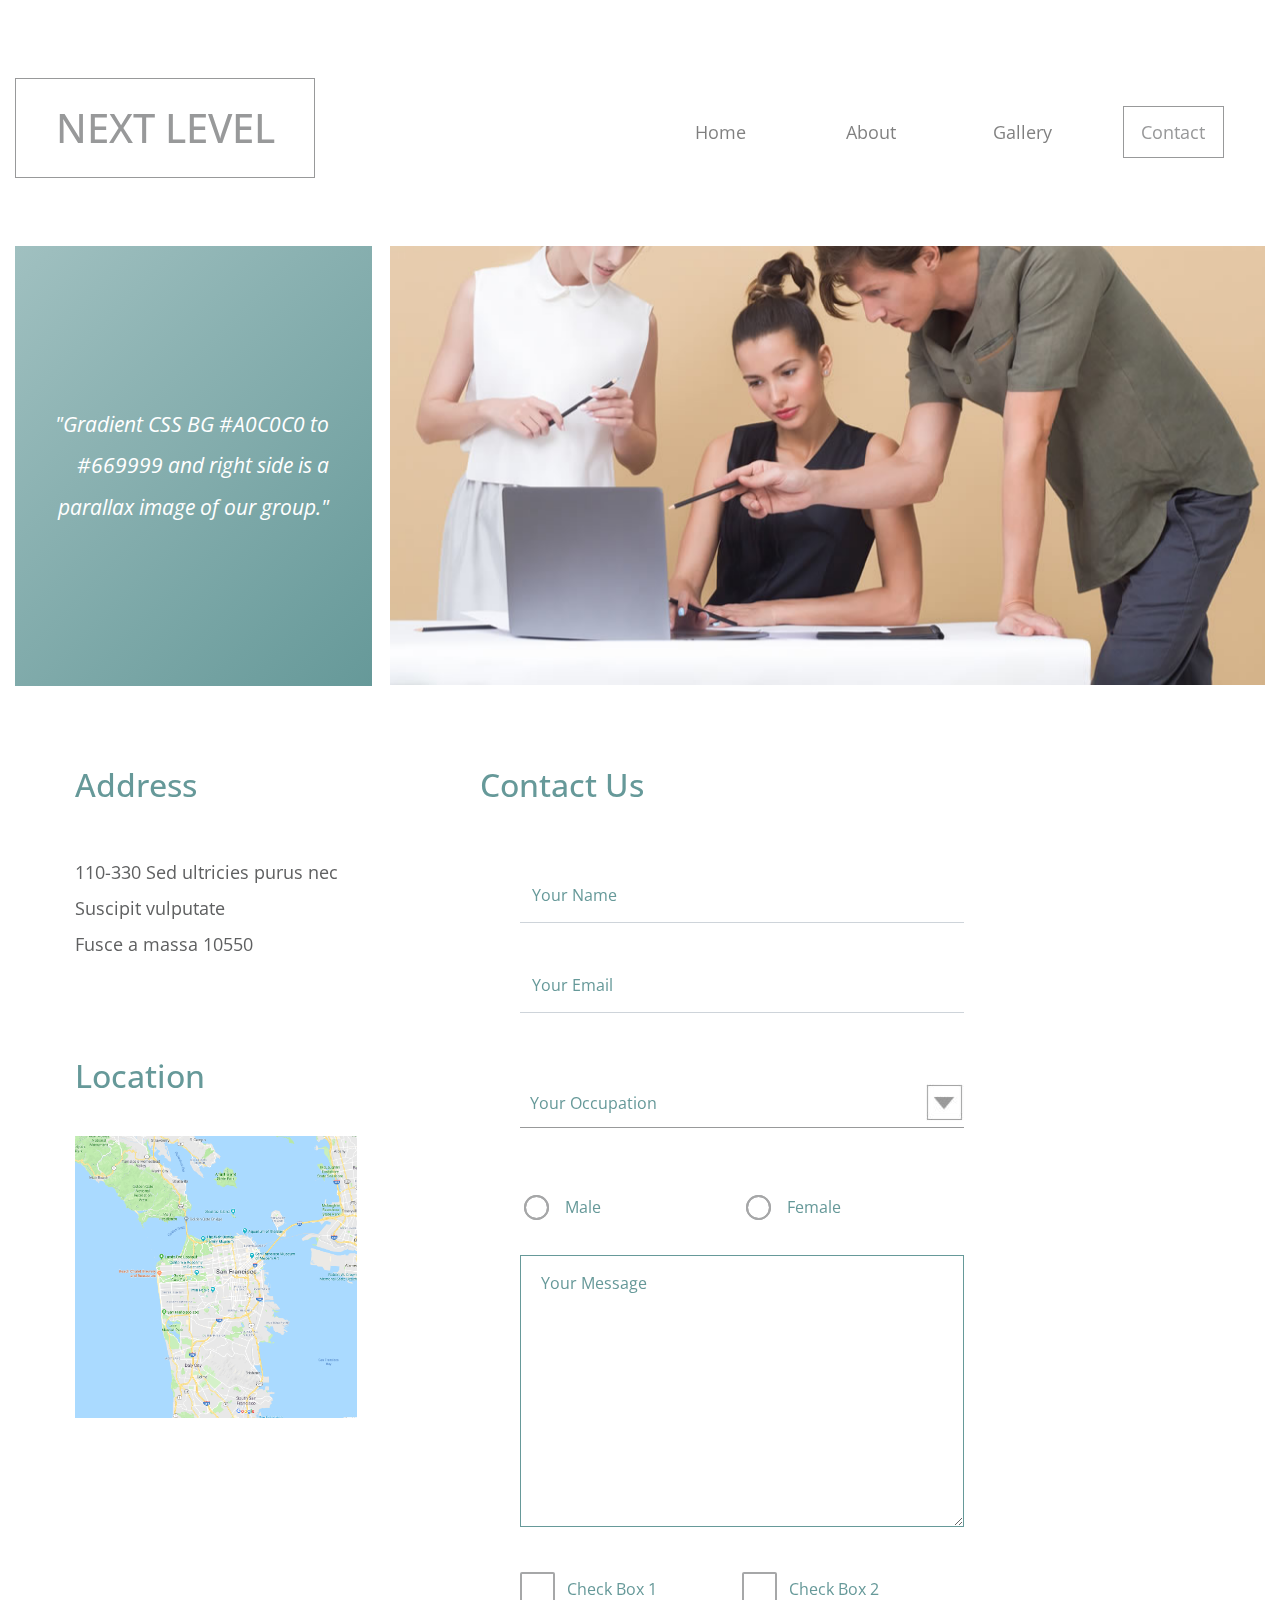
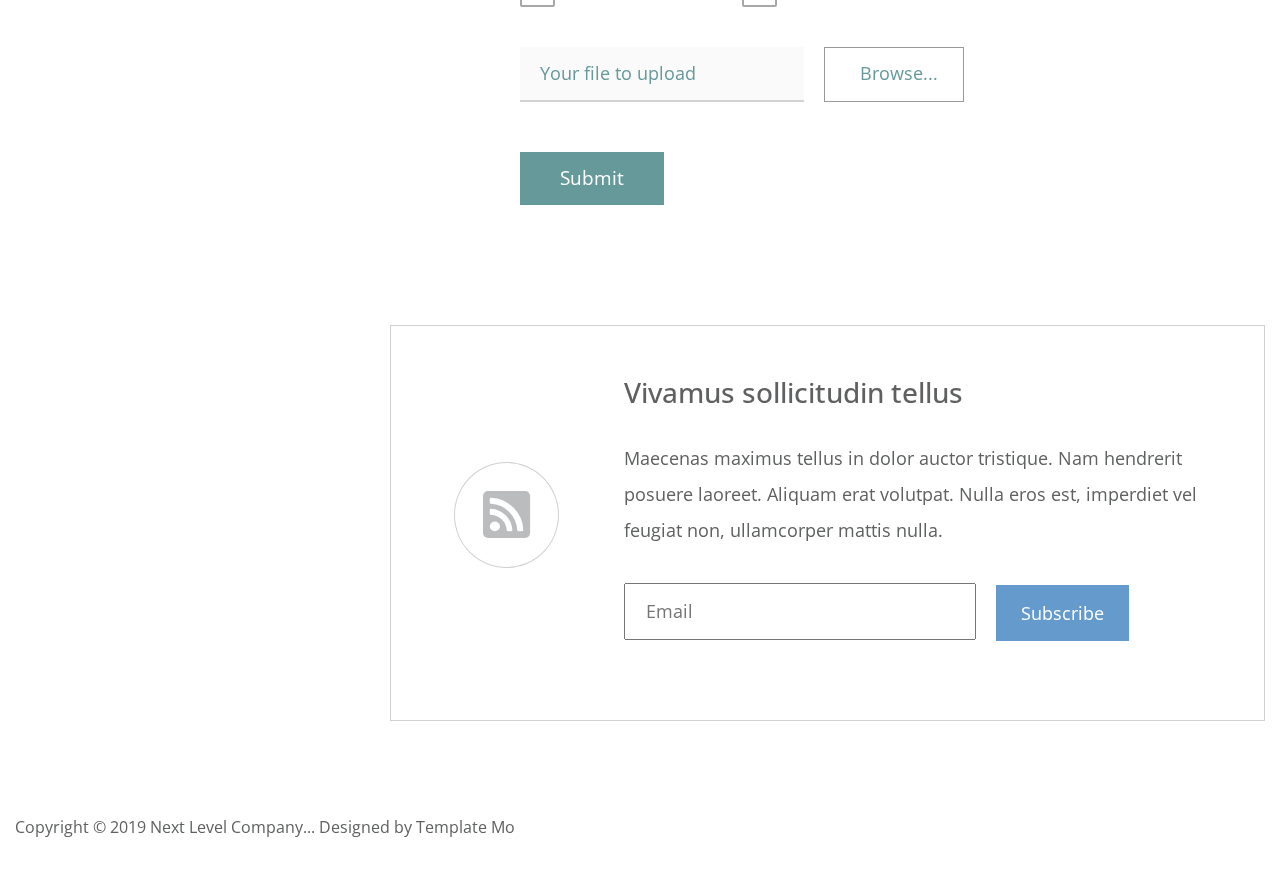
<file: Project_1/contact.html>
<!DOCTYPE html>
<html lang="en">
  <head>
    <meta charset="UTF-8" />
    <meta name="viewport" content="width=device-width, initial-scale=1.0" />
    <meta http-equiv="X-UA-Compatible" content="ie=edge" />
    <title>Next Level - Contact</title>
<!--
Next Level CSS Template
https://templatemo.com/tm-532-next-level
-->
    <link rel="stylesheet" href="https://fonts.googleapis.com/css?family=Open+Sans:400,600" />
    <link rel="stylesheet" href="css/all.min.css" />
    <link rel="stylesheet" href="css/bootstrap.min.css" />
    <link rel="stylesheet" href="css/templatemo-style.css" />
  </head>
  <body>
    <div class="container-fluid">
      <div class="row tm-brand-row">
        <div class="col-lg-4 col-10">
          <div class="tm-brand-container">
            <div class="tm-brand-texts">
              <h1 class="text-uppercase tm-brand-name">Next Level</h1>
            </div>
          </div>
        </div>
        <div class="col-lg-8 col-2 tm-nav-col">
          <div class="tm-nav">
            <nav class="navbar navbar-expand-lg navbar-light tm-navbar">
              <button
                class="navbar-toggler"
                type="button"
                data-toggle="collapse"
                data-target="#navbarNav"
                aria-controls="navbarNav"
                aria-expanded="false"
                aria-label="Toggle navigation">
                <span class="navbar-toggler-icon"></span>
              </button>
              <div class="collapse navbar-collapse" id="navbarNav">
                <ul class="navbar-nav ml-auto mr-0">
                  <li class="nav-item">
                    <div class="tm-nav-link-highlight"></div>
                    <a class="nav-link" href="index.html">Home</a>
                  </li>
                  <li class="nav-item">
                    <div class="tm-nav-link-highlight"></div>
                    <a class="nav-link" href="about.html"> About</a>
                  </li>
                  <li class="nav-item">
                    <div class="tm-nav-link-highlight"></div>
                    <a class="nav-link" href="gallery.html">Gallery</a>
                  </li>
                  <li class="nav-item active">
                    <div class="tm-nav-link-highlight"></div>
                    <a class="nav-link" href="contact.html">Contact <span class="sr-only">(current)</span></a>
                  </li>
                </ul>
              </div>
            </nav>
          </div>
        </div>
      </div>

      <div class="row tm-welcome-row">
        <div class="col-12 tm-page-cols-container">
          <div class="tm-page-col-left tm-welcome-box tm-bg-gradient">
            <p class="tm-welcome-text">
              <em
                >"Gradient CSS BG #A0C0C0 to #669999 and right side is a
                parallax image of our group."</em
              >
            </p>
          </div>
          <div class="tm-page-col-right">
            <div
              class="tm-welcome-parallax"
              data-parallax="scroll"
              data-image-src="img/contact-us.jpg"
            ></div>
          </div>
        </div>
      </div>

      <section class="row tm-pt-4 tm-mb-3">
        <div class="col-12 tm-page-cols-container">
          <div class="tm-page-col-left">
            <div class="tm-contact-container tm-mb-6">
              <div class="tm-address-container">
                <h2 class="tm-text-secondary tm-mb-6">Address</h2>
                <address>
                  <p>
                    110-330 Sed ultricies purus nec<br />
                    Suscipit vulputate<br />
                    Fusce a massa 10550
                  </p>
                </address>
              </div>

              <div class="tm-location-container">
                <h2 class="tm-text-secondary tm-mb-4">Location</h2>
                <a href="#"><img src="img/map.png" alt="Map image" class="img-fluid" /></a>
              </div>
            </div>
          </div>
          <div class="tm-page-col-right tm-form-container">
            <h2 class="tm-text-secondary mb-4">Contact Us</h2>
            <form
              action="contact.html"
              method="POST"
              id="tm_contact_form"
              enctype="multipart/form-data">
              <div class="form-group">
                <input
                  type="text"
                  id="contact_name"
                  name="contact_name"
                  class="form-control rounded-0 border-top-0 border-right-0 border-left-0"
                  placeholder="Your Name"
                  required="" />
              </div>
              <div class="form-group-2">
                <input
                  type="email"
                  id="contact_email"
                  name="contact_email"
                  class="form-control rounded-0 border-top-0 border-right-0 border-left-0"
                  placeholder="Your Email"
                  required="" />
              </div>
              <div class="form-group-2 input-field">
                <select class="tm-select" name="occupation" id="occupation">
                  <option value="select">Your Occupation</option>
                  <option value="CE">Chief Executive</option>
                  <option value="SA">Software Architect</option>
                  <option value="PM">Project Manager</option>
                  <option value="WD">Web Developer</option>
                </select>
              </div>
              <div class="form-group tm-choices-container tm-text-secondary">
                <label class="tm-w-50">
                  <input
                    type="radio"
                    class="with-gap"
                    name="gender"
                    value="male" />
                  <span>Male</span>
                </label>

                <label class="tm-w-50">
                  <input
                    type="radio"
                    class="with-gap"
                    name="gender"
                    value="female" />
                  <span>Female</span>
                </label>
              </div>

              <div class="tm-mb-5">
                <textarea
                  rows="10"
                  id="contact_message"
                  name="contact_message"
                  class="form-control rounded-0"
                  placeholder="Your Message"
                  required=""></textarea>
              </div>

              <div class="tm-mb-4 tm-choices-container tm-text-secondary">
                <label class="tm-w-50">
                  <input
                    type="checkbox"
                    name="ckb[]"
                    class="filled-in"
                    value="1" />
                  <span>Check Box 1</span>
                </label>
                <label class="tm-w-50">
                  <input
                    type="checkbox"
                    name="ckb[]"
                    class="filled-in"
                    value="2" />
                  <span>Check Box 2</span>
                </label>
              </div>
              <div class="tm-mb-6 file-upload-container">
                <input
                  id="file_name_label"
                  type="text"
                  class="border-top-0 border-right-0 border-left-0"
                  placeholder="Your file to upload"
                  disabled />
                <label class="btn btn-outline btn-file">
                  Browse...
                  <input
                    type="file"
                    name="file_to_upload"
                    style="display: none;" />
                </label>
              </div>

              <div class="">
                <button
                  type="submit"
                  class="btn btn-secondary tm-btn-submit rounded-0">
                  Submit
                </button>
              </div>
            </form>
          </div>
        </div>
      </section>

      <!-- Call to Action -->
      <section class="row" id="tmCallToAction">
        <div class="col-12 tm-page-cols-container tm-call-to-action-col">
          <div class="tm-page-col-right">
            <div class="tm-call-to-action-box">
              <i class="fas fa-3x fa-rss-square tm-call-to-action-icon"></i>
              <div class="tm-call-to-action-text">
                <h3 class="tm-call-to-action-title">
                  Vivamus sollicitudin tellus
                </h3>
                <p class="tm-call-to-action-description">
                  Maecenas maximus tellus in dolor auctor tristique. Nam
                  hendrerit posuere laoreet. Aliquam erat volutpat. Nulla eros
                  est, imperdiet vel feugiat non, ullamcorper mattis nulla.
                </p>
                <form action="#" method="GET" class="tm-call-to-action-form">
                  <input
                    type="email"
                    name="email"
                    placeholder="Email"
                    class="tm-email-input"
                    required />
                  <button type="submit" class="btn btn-primary">
                    Subscribe
                  </button>
                </form>
              </div>
            </div>
          </div>
        </div>
      </section>
      <!-- Page footer -->
      <footer class="row tm-page-footer">
        <p class="col-12 tm-copyright-text mb-0">
          Copyright &copy; 2019 Next Level Company... Designed by Template Mo
        </p>
      </footer>
    </div>

    <script src="js/jquery.min.js"></script>
    <script src="js/parallax.min.js"></script>
    <script src="js/bootstrap.min.js"></script>
    <script>
      $(document).on("change", ":file", function() {
        var input = $(this),
          numFiles = input.get(0).files ? input.get(0).files.length : 1,
          label = input
            .val()
            .replace(/\\/g, "/")
            .replace(/.*\//, "");
        input.trigger("fileselect", [numFiles, label]);
      });

      $(document).ready(function() {
        $(":file").on("fileselect", function(event, numFiles, label) {
          $("#file_name_label").attr("placeholder", label);
        });
      });
    </script>
  </body>
</html>
</file>
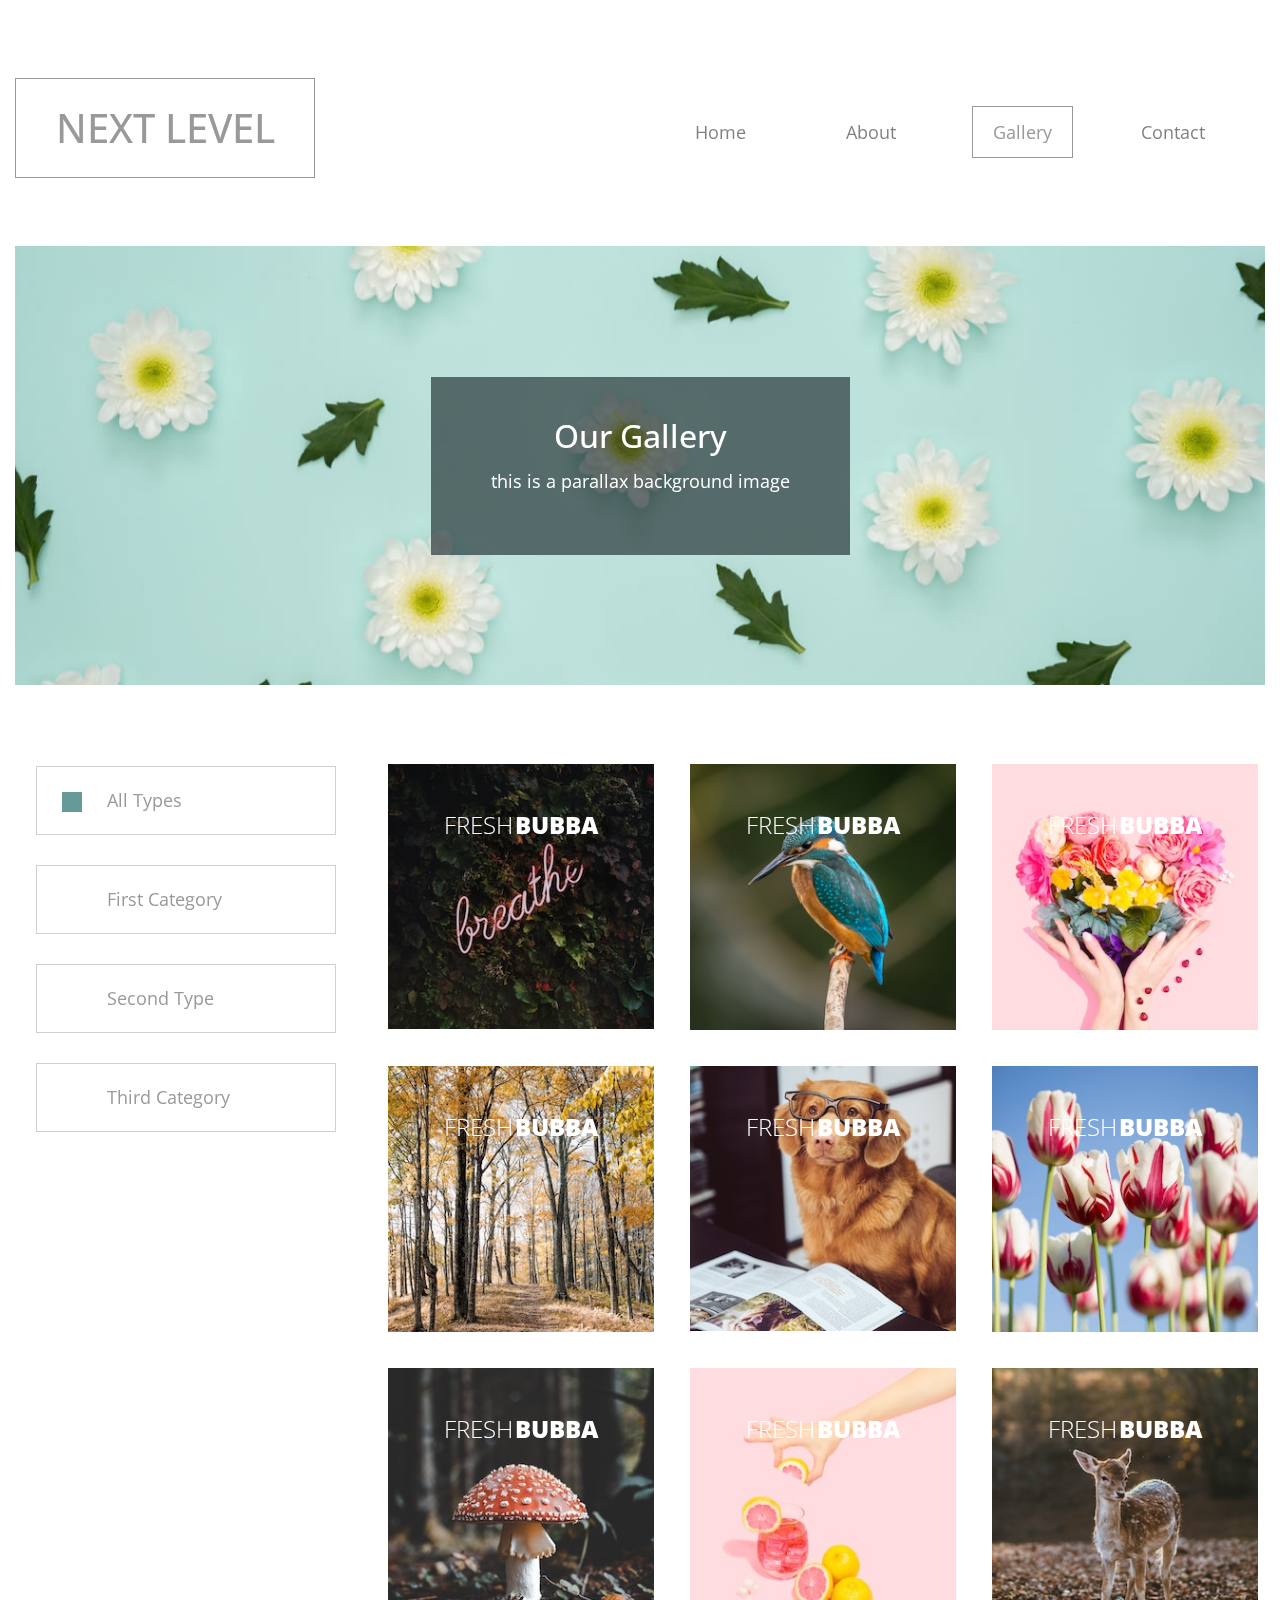
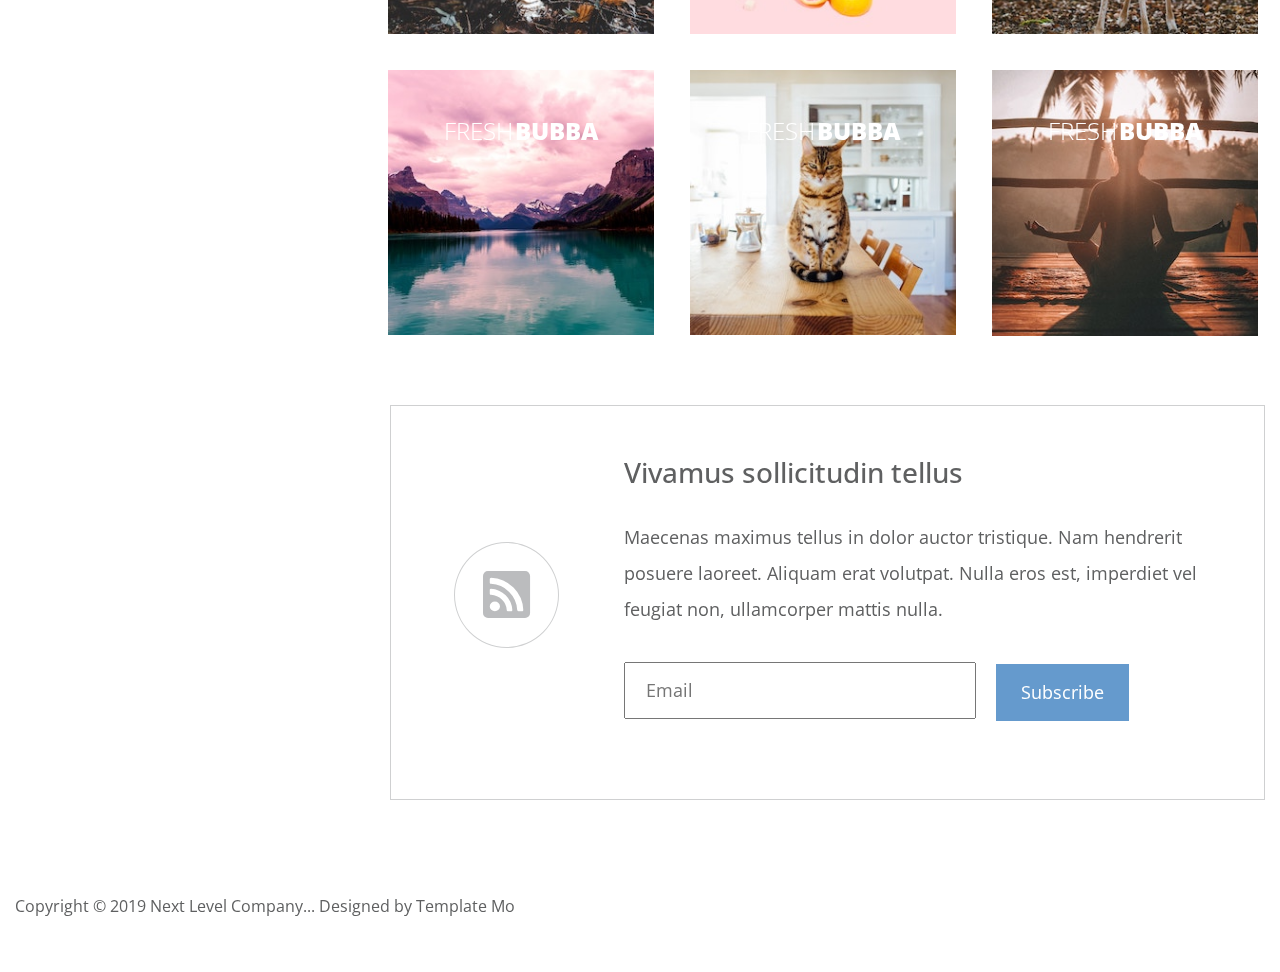
<file: Project_1/gallery.html>
<!DOCTYPE html>
<html lang="en">
  <head>
    <meta charset="UTF-8" />
    <meta name="viewport" content="width=device-width, initial-scale=1.0" />
    <meta http-equiv="X-UA-Compatible" content="ie=edge" />
    <title>Next Level - Gallery</title>
<!--
Next Level CSS Template
https://templatemo.com/tm-532-next-level
-->
    <link rel="stylesheet" href="https://fonts.googleapis.com/css?family=Open+Sans:400,600" />
    <link rel="stylesheet" href="css/all.min.css" />
    <link rel="stylesheet" href="css/bootstrap.min.css" />
    <link rel="stylesheet" href="css/templatemo-style.css" />
  </head>
  <body>
    <div class="container-fluid">
      <div class="row tm-brand-row">
        <div class="col-lg-4 col-10">
          <div class="tm-brand-container">
            <div class="tm-brand-texts">
              <h1 class="text-uppercase tm-brand-name">Next Level</h1>
            </div>
          </div>
        </div>
        <div class="col-lg-8 col-2 tm-nav-col">
          <div class="tm-nav">
            <nav class="navbar navbar-expand-lg navbar-light tm-navbar">
              <button
                class="navbar-toggler"
                type="button"
                data-toggle="collapse"
                data-target="#navbarNav"
                aria-controls="navbarNav"
                aria-expanded="false"
                aria-label="Toggle navigation">
                <span class="navbar-toggler-icon"></span>
              </button>
              <div class="collapse navbar-collapse" id="navbarNav">
                <ul class="navbar-nav ml-auto mr-0">
                  <li class="nav-item">
                    <div class="tm-nav-link-highlight"></div>
                    <a class="nav-link" href="index.html">Home</a>
                  </li>
                  <li class="nav-item">
                    <div class="tm-nav-link-highlight"></div>
                    <a class="nav-link" href="about.html"> About</a>
                  </li>
                  <li class="nav-item active">
                    <div class="tm-nav-link-highlight"></div>
                    <a class="nav-link" href="gallery.html">
                      Gallery <span class="sr-only">(current)</span>
                    </a>
                  </li>
                  <li class="nav-item">
                    <div class="tm-nav-link-highlight"></div>
                    <a class="nav-link" href="contact.html">Contact</a>
                  </li>
                </ul>
              </div>
            </nav>
          </div>
        </div>
      </div>

      <div class="row tm-welcome-row">
        <div class="col-12">
          <div
            class="tm-welcome-parallax tm-center-child"
            data-parallax="scroll"
            data-image-src="img/blooming-bg.jpg"
          >
            <div class="tm-bg-black-transparent tm-parallax-overlay">
              <h2>Our Gallery</h2>
              <p>this is a parallax background image</p>
            </div>
          </div>
        </div>
      </div>

      <section class="row tm-pt-4">
        <div class="col-12 tm-page-cols-container">
          <div class="tm-page-col-left">
            <ul class="tabs clearfix filters-button-group">
              <li>
                <a href="#" class="active" data-filter="*">
                  <div class="tm-tab-icon"></div>
                  All Types
                </a>
              </li>
              <li>
                <a href="#" class="" data-filter=".category-1">
                  <div class="tm-tab-icon"></div>
                  First Category
                </a>
              </li>
              <li>
                <a href="#" class="" data-filter=".category-2">
                  <div class="tm-tab-icon"></div>
                  Second Type
                </a>
              </li>
              <li>
                <a href="#" class="" data-filter=".category-3">
                  <div class="tm-tab-icon"></div>
                  Third Category
                </a>
              </li>
            </ul>
          </div>
          <div class="tm-page-col-right">
            <div class="tm-gallery" id="tmGallery">
              <div class="tm-gallery-item category-1">
                <figure class="effect-bubba">
                  <img
                    src="img/gallery/gallery-item-01.jpg"
                    alt="Gallery item"
                    class="img-fluid"
                  />
                  <figcaption>
                    <h2>Fresh <span>Bubba</span></h2>
                    <p>Bubba likes to appear out of thin air.</p>
                    <a href="#">View more</a>
                  </figcaption>
                </figure>
              </div>
              <div class="tm-gallery-item category-2">
                <figure class="effect-bubba">
                  <img
                    src="img/gallery/gallery-item-02.jpg"
                    alt="Gallery item"
                    class="img-fluid"
                  />
                  <figcaption>
                    <h2>Fresh <span>Bubba</span></h2>
                    <p>Bubba likes to appear out of thin air.</p>
                    <a href="#">View more</a>
                  </figcaption>
                </figure>
              </div>
              <div class="tm-gallery-item category-1">
                <figure class="effect-bubba">
                  <img
                    src="img/gallery/gallery-item-03.jpg"
                    alt="Gallery item"
                    class="img-fluid"
                  />
                  <figcaption>
                    <h2>Fresh <span>Bubba</span></h2>
                    <p>Bubba likes to appear out of thin air.</p>
                    <a href="#">View more</a>
                  </figcaption>
                </figure>
              </div>
              <div class="tm-gallery-item category-3">
                <figure class="effect-bubba">
                  <img
                    src="img/gallery/gallery-item-04.jpg"
                    alt="Gallery item"
                    class="img-fluid"
                  />
                  <figcaption>
                    <h2>Fresh <span>Bubba</span></h2>
                    <p>Bubba likes to appear out of thin air.</p>
                    <a href="#">View more</a>
                  </figcaption>
                </figure>
              </div>
              <div class="tm-gallery-item category-2">
                <figure class="effect-bubba">
                  <img
                    src="img/gallery/gallery-item-05.jpg"
                    alt="Gallery item"
                    class="img-fluid"
                  />
                  <figcaption>
                    <h2>Fresh <span>Bubba</span></h2>
                    <p>Bubba likes to appear out of thin air.</p>
                    <a href="#">View more</a>
                  </figcaption>
                </figure>
              </div>
              <div class="tm-gallery-item category-3">
                <figure class="effect-bubba">
                  <img
                    src="img/gallery/gallery-item-06.jpg"
                    alt="Gallery item"
                    class="img-fluid"
                  />
                  <figcaption>
                    <h2>Fresh <span>Bubba</span></h2>
                    <p>Bubba likes to appear out of thin air.</p>
                    <a href="#">View more</a>
                  </figcaption>
                </figure>
              </div>
              <div class="tm-gallery-item category-3">
                <figure class="effect-bubba">
                  <img
                    src="img/gallery/gallery-item-07.jpg"
                    alt="Gallery item"
                    class="img-fluid"
                  />
                  <figcaption>
                    <h2>Fresh <span>Bubba</span></h2>
                    <p>Bubba likes to appear out of thin air.</p>
                    <a href="#">View more</a>
                  </figcaption>
                </figure>
              </div>
              <div class="tm-gallery-item category-1">
                <figure class="effect-bubba">
                  <img
                    src="img/gallery/gallery-item-08.jpg"
                    alt="Gallery item"
                    class="img-fluid"
                  />
                  <figcaption>
                    <h2>Fresh <span>Bubba</span></h2>
                    <p>Bubba likes to appear out of thin air.</p>
                    <a href="#">View more</a>
                  </figcaption>
                </figure>
              </div>
              <div class="tm-gallery-item category-2">
                <figure class="effect-bubba">
                  <img
                    src="img/gallery/gallery-item-09.jpg"
                    alt="Gallery item"
                    class="img-fluid"
                  />
                  <figcaption>
                    <h2>Fresh <span>Bubba</span></h2>
                    <p>Bubba likes to appear out of thin air.</p>
                    <a href="#">View more</a>
                  </figcaption>
                </figure>
              </div>
              <div class="tm-gallery-item category-3">
                <figure class="effect-bubba">
                  <img
                    src="img/gallery/gallery-item-10.jpg"
                    alt="Gallery item"
                    class="img-fluid"
                  />
                  <figcaption>
                    <h2>Fresh <span>Bubba</span></h2>
                    <p>Bubba likes to appear out of thin air.</p>
                    <a href="#">View more</a>
                  </figcaption>
                </figure>
              </div>
              <div class="tm-gallery-item category-2">
                <figure class="effect-bubba">
                  <img
                    src="img/gallery/gallery-item-11.jpg"
                    alt="Gallery item"
                    class="img-fluid"
                  />
                  <figcaption>
                    <h2>Fresh <span>Bubba</span></h2>
                    <p>Bubba likes to appear out of thin air.</p>
                    <a href="#">View more</a>
                  </figcaption>
                </figure>
              </div>
              <div class="tm-gallery-item category-1">
                <figure class="effect-bubba">
                  <img
                    src="img/gallery/gallery-item-12.jpg"
                    alt="Gallery item"
                    class="img-fluid"
                  />
                  <figcaption>
                    <h2>Fresh <span>Bubba</span></h2>
                    <p>Bubba likes to appear out of thin air.</p>
                    <a href="#">View more</a>
                  </figcaption>
                </figure>
              </div>
            </div>
          </div>
        </div>
      </section>

      <!-- Call to Action -->
      <section class="row" id="tmCallToAction">
        <div class="col-12 tm-page-cols-container tm-call-to-action-col">
          <div class="tm-page-col-right">
            <div class="tm-call-to-action-box">
              <i class="fas fa-3x fa-rss-square tm-call-to-action-icon"></i>
              <div class="tm-call-to-action-text">
                <h3 class="tm-call-to-action-title">
                  Vivamus sollicitudin tellus
                </h3>
                <p class="tm-call-to-action-description">
                  Maecenas maximus tellus in dolor auctor tristique. Nam
                  hendrerit posuere laoreet. Aliquam erat volutpat. Nulla eros
                  est, imperdiet vel feugiat non, ullamcorper mattis nulla.
                </p>
                <form action="#" method="GET" class="tm-call-to-action-form">
                  <input
                    type="email"
                    name="email"
                    placeholder="Email"
                    class="tm-email-input"
                    required
                  />
                  <button type="submit" class="btn btn-primary">
                    Subscribe
                  </button>
                </form>
              </div>
            </div>
          </div>
        </div>
      </section>
      <!-- Page footer -->
      <footer class="row tm-page-footer">
        <p class="col-12 tm-copyright-text mb-0">
          Copyright &copy; 2019 Next Level Company... 
          
          Designed by Template Mo
        </p>
      </footer>
    </div>

    <script src="js/jquery.min.js"></script>
    <script src="js/parallax.min.js"></script>
    <script src="js/imagesloaded.pkgd.min.js"></script>
    <script src="js/isotope.pkgd.min.js"></script>
    <script src="js/bootstrap.min.js"></script>
    <script>
      $(function() {
        /* Isotope Gallery */

        // init isotope
        var $gallery = $(".tm-gallery").isotope({
          itemSelector: ".tm-gallery-item",
          layoutMode: "fitRows"
        });
        // layout Isotope after each image loads
        $gallery.imagesLoaded().progress(function() {
          $gallery.isotope("layout");
        });

        $(".filters-button-group").on("click", "a", function() {
          var filterValue = $(this).attr("data-filter");
          $gallery.isotope({ filter: filterValue });
          console.log("Filter value: " + filterValue);
        });

        /* Tabs */
        $(".tabgroup > div").hide();
        $(".tabgroup > div:first-of-type").show();
        $(".tabs a").click(function(e) {
          e.preventDefault();
          var $this = $(this),
            tabgroup = "#" + $this.parents(".tabs").data("tabgroup"),
            others = $this
              .closest("li")
              .siblings()
              .children("a"),
            target = $this.attr("href");
          others.removeClass("active");
          $this.addClass("active");

          // Scroll to tab content (for mobile)
          if ($(window).width() < 992) {
            $("html, body").animate(
              {
                scrollTop: $("#tmGallery").offset().top
              },
              200
            );
          }
        });
      });
    </script>
  </body>
</html>
</file>
<file: RoboBOAT/css/templatemo-style.css>
/*

Next Level CSS Template

https://templatemo.com/tm-532-next-level

	COLORS:
		Primary: #ca9acd
		Secondary: #669999 
    Gray: #CFD0D1
    
  SPACING:
    pt = padding top
    pb = padding bottom
    mb = margin bottom

    1 = 15px
    2 = 20
    3 = 30
    4 = 40
    5 = 45
    6 = 50
    7 = 55
*/

/*	Overrides */

html { scroll-behavior: smooth; }

body {
  font-family: "Open Sans", Arial, Helvetica, sans-serif;
  font-size: 18px;
  font-weight: 400;
  overflow-x: hidden;
  padding-top: 78px;
  color: #5f6061;
}

p { line-height: 2; }
a, button { transition: all 0.3s ease; }
a:hover { text-decoration: none; }
label { margin-bottom: 0; }
input { padding: 13px 20px; }

ul {
  margin: 0;
  padding: 0;
}

.btn {
  font-size: 1.1rem;
  padding: 15px 25px;
  border-radius: 0;
}

.btn-primary {
  background-color: #659acd;
  border: none;
}

.btn-secondary {
	background-color: #669999;
	border: none;
}

.center {
  display: block;
  margin-left: auto;
  margin-right: auto;
  width: 50%;
}

/* end Overrides */

/* Page Layout */
.container-fluid { max-width: 1430px; }

.tm-page-cols-container {
  display: flex;
  justify-content: space-between;
}

.tm-page-col-left {
  width: 28.56%;
  max-width: 400px;
}

.tm-page-col-right {
  width: 70%;
  margin-left: auto;
  margin-right: 0;
}

.tm-home-section-2-left { padding-right: 40px; }
.tm-home-section-2-right { padding-left: 40px; }

.tm-pt-4 { padding-top: 40px; }
.tm-pt-5 { padding-top: 45px; }
.tm-pt-7 { padding-top: 55px; }
.tm-pb-6 { padding-bottom: 50px; }
.tm-mb-1 { margin-bottom: 15px; }
.tm-mb-2 { margin-bottom: 20px; }
.tm-mb-3 { margin-bottom: 30px; }
.tm-mb-4 { margin-bottom: 40px; }
.tm-mb-5 { margin-bottom: 45px; }
.tm-mb-6 { margin-bottom: 50px; }

.tm-center-child {
  display: flex;
  align-items: center;
  justify-content: center;
}

@media (max-width: 767px) {
  .tm-home-section-2-left {
    padding-right: 15px;
    margin-bottom: 80px;
  }

  .tm-home-section-2-right {
    padding-left: 15px;
  }

  .tm-home-section-2-left,
  .tm-home-section-2-right {
    max-width: 660px;
  }
}

@media (max-width: 991px) {
  .tm-page-col-left {
    width: 100%;
    max-width: 100%;
  }

  .tm-page-col-right { width: 100%; }
}
/* end Page Layout */

/* Colors */

.tm-text-secondary { color: #669999; }
.tm-bg-primary { background-color: #ca9acd; }
.tm-bg-gradient {
  background: linear-gradient(
    135deg,
    #a0c0c0 0%,
    #669999 100%
  ); /* W3C, IE10+, FF16+, Chrome26+, Opera12+, Safari7+ */
}
.tm-bg-black-transparent {
  background-color: rgba(15, 29, 32, 0.6);
  color: white;
}

/* end Colors */

.tm-brand-row { padding-bottom: 30px; }

.tm-welcome-row {
  padding-top: 30px;
  padding-bottom: 40px;
}

.tm-brand-name {
  color: #98999a;
  width: 300px;
  height: 100px;
  border: 1px solid #98999a;
  display: flex;
  align-items: center;
  justify-content: center;
}

@media (max-width: 399px) {
  .tm-brand-name {
    font-size: 2em;
    width: 250px;
    margin-right: 10px;
  }
}

/* Navbar */

.tm-nav-col {
  display: flex;
  align-items: center;
  justify-content: flex-end;
}

.navbar-expand-lg .navbar-nav .nav-link {
  width: 101px;
  height: 52px;
  border: 1px solid transparent;
  text-align: center;
  margin-left: 25px;
  margin-right: 25px;
  display: flex;
  justify-content: center;
  align-items: center;
}

.navbar-light .navbar-nav .nav-link:focus,
.navbar-light .navbar-nav .nav-link:hover,
.navbar-light .navbar-nav .nav-item.active .nav-link {
  border: 1px solid #98999a;
  color: #98999a;
}

.navbar-light .navbar-nav .active > .nav-link,
.navbar-light .navbar-nav .nav-link.active,
.navbar-light .navbar-nav .nav-link.show,
.navbar-light .navbar-nav .show > .nav-link {
  color: #98999a;
}

@media (max-width: 991px) {
  .tm-nav { position: relative; }

  #navbarNav {
    position: absolute;
    top: 52px;
    padding-top: 5px;
    padding-bottom: 5px;
    background-color: rgba(255, 255, 255, 0.9);
    -webkit-box-shadow: 0px 1px 5px 0px rgba(0, 0, 0, 0.15);
    -moz-box-shadow: 0px 1px 5px 0px rgba(0, 0, 0, 0.15);
    box-shadow: 0px 1px 5px 0px rgba(0, 0, 0, 0.15);
    z-index: 1001;
  }

  .tm-navbar {
    background-color: transparent;
    justify-content: flex-end;
    padding-right: 0;
  }

  .navbar-toggler {
    background-color: rgba(255, 255, 255, 0.8);
    background-color: rgba(255, 255, 255, 0.9);
    -webkit-box-shadow: 0px 0px 5px 0px rgba(0, 0, 0, 0.15);
    -moz-box-shadow: 0px 0px 5px 0px rgba(0, 0, 0, 0.15);
    box-shadow: 0px 0px 5px 0px rgba(0, 0, 0, 0.15);
  }

  .navbar-expand-lg .navbar-nav .nav-link {
    height: 45px;
    margin: 5px 15px;
  }
}

/* end Navbar */

ul.tm-list-plus li {
  list-style: none;
  margin-bottom: 12px;
}

ul.tm-list-plus li:before {
  content: "+";
  margin-right: 10px;
}

/* Welcome */
.tm-welcome-box {
  height: 440px;
  display: flex;
  align-items: center;
  justify-content: center;
}

.tm-welcome-parallax {
  min-height: 440px;
  background: transparent;
}

.tm-small-parallax {
  min-height: 240px; 
  background: transparent;
}

.tm-welcome-text {
  max-width: 320px;
  width: 100%;
  padding: 15px 25px 15px 15px;
  color: white;
  font-size: 1.3rem;
  margin-bottom: 0;
  text-align: right;
}

@media (max-width: 991px) {
  .tm-welcome-box {
    margin-bottom: 20px;
    height: auto;
    min-height: 250px;
  }

  .tm-page-cols-container { flex-direction: column; }
}

/* Call to Action */

#tmCallToAction {
  padding-top: 50px;
  padding-bottom: 40px;
}

.tm-call-to-action-box {
  color: #5f6061;
  border: 1px solid #cfd0d1;
  padding: 50px 63px 65px;
  display: flex;
  align-items: center;
}

.tm-call-to-action-icon {
  padding: 25px 28px;
  border: 1px solid #cfd0d1;
  border-radius: 50%;
  color: #bbbcbe;
}

.tm-call-to-action-title { margin-bottom: 30px; }
.tm-call-to-action-text { margin-left: 65px; }
.tm-call-to-action-description { margin-bottom: 35px; }

.tm-call-to-action-form .tm-email-input {
  max-width: 352px;
  width: 100%;
  margin: 0 15px 15px 0;
}

@media (max-width: 660px) {
  .tm-call-to-action-box { flex-direction: column; }

  .tm-call-to-action-text {
    margin-left: 0;
    margin-top: 50px;
  }
}

/* end Call to Action */

/* Copyright and Page Footer */

.tm-copyright-text { font-size: 1rem; }
.tm-copyright-link { color: #5f6061; }

.tm-page-footer {
  padding-top: 50px;
  padding-bottom: 50px;
}

/* end Copyright and Page Footer */

/* About Page */
.tabs { list-style: none; }

.tabs > li > a {
  border: 1px solid #cfd0d1;
  color: #999a9b;
  padding: 20px 25px;
  display: block;
  max-width: 300px;
  margin: 0 auto 30px;
}

.tm-tab-icon {
  width: 20px;
  height: 20px;
  display: inline-block;
  background-color: transparent;
  vertical-align: middle;
  margin-right: 20px;
  transition: all 0.3s ease;
}

.tabs > li > a.active .tm-tab-icon,
.tabs > li > a:hover .tm-tab-icon {
  background-color: #669999;
}

.tm-about-person { max-width: 280px; }

.tm-about-social-icon {
  width: 42px;
  height: 42px;
  margin-left: 10px;
  margin-right: 10px;
  background-color: #cfd0d1;
  color: white;
  border-radius: 50%;
  font-size: 1.4rem;
  padding-top: 10px;
  transition: all 0.3s ease;
}

.tm-about-social-link:hover > .tm-about-social-icon {
  background-color: #979899;
}

@media (max-width: 767px) {
  .tm-about-person { margin-bottom: 50px; }
}

/* Gallery */

.tm-parallax-overlay {
  padding: 40px 60px;
  width: auto;
  display: inline-block;
  text-align: center;  
}

.tm-gallery {
  margin: -20px -20px 0;
  max-width: 960px;
}

.tm-gallery-item {
  width: 29%;
  margin: 2%;
}

.filters-button-group { padding-right: 15px; }

/* 
  Gallery Item Hover Effect
  https://tympanus.net/codrops/2014/06/19/ideas-for-subtle-hover-effects/
*/

/* Common style */
.tm-gallery-item figure {
	position: relative;
	float: left;
	overflow: hidden;
	margin-bottom: 0;
	background: #3085a3;
	text-align: center;
	cursor: pointer;
}

.tm-gallery-item figure img {
	position: relative;
	display: block;
	min-height: 100%;
	max-width: 100%;
	opacity: 0.8;
}

.tm-gallery-item figure figcaption {
	padding: 1em;
	color: #fff;
	text-transform: uppercase;
	font-size: 1.25em;
	-webkit-backface-visibility: hidden;
	backface-visibility: hidden;
}

.tm-gallery-item figure figcaption::before,
.tm-gallery-item figure figcaption::after {
	pointer-events: none;
}

.tm-gallery-item figure figcaption,
.tm-gallery-item figure figcaption > a {
	position: absolute;
	top: 0;
	left: 0;
	width: 100%;
	height: 100%;
}

/* Anchor will cover the whole item by default */
/* For some effects it will show as a button */
.tm-gallery-item figure figcaption > a {
	z-index: 1000;
	text-indent: 200%;
	white-space: nowrap;
	font-size: 0;
	opacity: 0;
}

.tm-gallery-item figure h2 {
	word-spacing: -0.15em;
	font-weight: 300;
}

.tm-gallery-item figure h2 span {	font-weight: 800; }

.tm-gallery-item figure h2,
.tm-gallery-item figure p {
	margin: 0;
}

.tm-gallery-item figure p {
	letter-spacing: 1px;
	font-size: 68.5%;
}

/*---------------*/
/***** Bubba *****/
/*---------------*/

figure.effect-bubba {	background: #9e5406; }

figure.effect-bubba img {
	opacity: 1;
	-webkit-transition: opacity 0.35s;
	transition: opacity 0.35s;
}

figure.effect-bubba:hover img {
	opacity: 0.4;
}

figure.effect-bubba figcaption::before,
figure.effect-bubba figcaption::after {
	position: absolute;
	top: 15px;
	right: 15px;
	bottom: 15px;
	left: 15px;
	content: '';
	opacity: 0;
	-webkit-transition: opacity 0.35s, -webkit-transform 0.35s;
	transition: opacity 0.35s, transform 0.35s;
}

figure.effect-bubba figcaption::before {
	border-top: 1px solid #fff;
	border-bottom: 1px solid #fff;
	-webkit-transform: scale(0,1);
	transform: scale(0,1);
}

figure.effect-bubba figcaption::after {
	border-right: 1px solid #fff;
	border-left: 1px solid #fff;
	-webkit-transform: scale(1,0);
	transform: scale(1,0);
}

figure.effect-bubba h2 {
	font-size: 1.5rem;
	padding-top: 20%;
	-webkit-transition: -webkit-transform 0.35s;
	transition: transform 0.35s;
	-webkit-transform: translate3d(0,-20px,0);
	transform: translate3d(0,-20px,0);
}

figure.effect-bubba p {
	width: 100%;
	padding: 10px;
	opacity: 0;
	-webkit-transition: opacity 0.35s, -webkit-transform 0.35s;
	transition: opacity 0.35s, transform 0.35s;
	-webkit-transform: translate3d(0,20px,0);
	transform: translate3d(0,20px,0);
}

figure.effect-bubba:hover figcaption::before,
figure.effect-bubba:hover figcaption::after {
	opacity: 1;
	-webkit-transform: scale(1);
	transform: scale(1);
}

figure.effect-bubba:hover h2,
figure.effect-bubba:hover p {
	opacity: 1;
	-webkit-transform: translate3d(0,0,0);
	transform: translate3d(0,0,0);
}

@media (max-width: 767px) {
  .tm-gallery {
    max-width: 600px;
    margin-left: auto;
    margin-right: auto;
  }
  .tm-gallery-item { width: 46%; }

  .filters-button-group {
    padding-right: 0;
    padding-bottom: 30px;
  }
}

@media (max-width: 400px) {
  .tm-gallery { max-width: 280px; }

  .tm-gallery-item {
    width: 100%;
    margin-left: 0;
    margin-right: 0;
  }
}

/* end Gallery */

/* Contact */

.tm-contact-container {
	max-width: 375px;
	padding-left: 60px;
	padding-right: 15px;
}

.tm-address-container {	margin-bottom: 95px; }

@media (max-width: 991px) and (min-width: 660px) {
	.tm-contact-container {
		max-width: 100%;
		display: flex;
	}

	.tm-address-container,
	.tm-location-container {
		width: 50%;
	}
}

.tm-form-container {
	padding-left: 90px;
	padding-right: 90px;
}

@media (max-width: 767px) {
  .tm-contact-container { padding-left: 15px; }

  .tm-form-container {
    padding-left: 15px;
    padding-right: 15px;
  }
}

#tm_contact_form {
	max-width: 524px;
	width: 100%;
	padding:40px;
}
.form-group { margin-bottom: 35px; }
.form-group-2 { margin-bottom: 65px; }

.form-control {
	padding-top: 15px;
	padding-bottom: 15px;
	height: auto;
	color: #669999;
}
.form-control::placeholder { /* Chrome, Firefox, Opera, Safari 10.1+ */
  color: #669999;
  opacity: 1; /* Firefox */
}

.form-control:-ms-input-placeholder { /* Internet Explorer 10-11 */
  color: #669999;
}

.form-control::-ms-input-placeholder { /* Microsoft Edge */
  color: #669999;
}

.tm-select {
	-webkit-appearance: none;
	-mox-appearance: none;
	font-size: 1rem;
	color: #669999;	
	background: url("../img/select-arrow.png") no-repeat right center;
	background-color: transparent;
	border: none;
	border-bottom: 1px solid #98999A;		    
	border-radius: 0;
	width: 100%;
	height: 50px;
	padding-left: 10px;
	padding-right: 10px;
}

.tm-choices-container { display: flex; }
.tm-w-50 { width: 50%; }

@media (max-width: 450px) {
  .tm-choices-container { flex-direction: column; }

  .tm-w-50 {
    width: 100%;
    margin-bottom: 20px;
  }
}

/* Radio buttons */

[type="radio"]:not(:checked)+span, [type="radio"]:checked+span {
    position: relative;
    padding-left: 35px;
    cursor: pointer;
    display: inline-block;
    height: 25px;
    line-height: 25px;
    font-size: 1rem;
    -webkit-transition: .28s ease;
    transition: .28s ease;
    -webkit-user-select: none;
    -moz-user-select: none;
    -ms-user-select: none;
    user-select: none;
}

[type="radio"]:not(:checked) + span, [type="radio"]:checked + span {
    font-size: 18px;
    padding-left: 40px;
}
[type="radio"]:not(:checked), [type="radio"]:checked {
    position: absolute;
    opacity: 0;
    pointer-events: none;
}

[type="radio"]:not(:checked)+span:before, 
[type="radio"]:not(:checked)+span:after {
    border: 2px solid #A6A7A8;
}

[type="radio"]:not(:checked)+span:before, 
[type="radio"]:not(:checked)+span:after, 
[type="radio"]:checked+span:before, 
[type="radio"]:checked+span:after, 
[type="radio"].with-gap:checked+span:before, 
[type="radio"].with-gap:checked+span:after {
    border-radius: 50%;
}

[type="radio"]+span:before, 
[type="radio"]+span:after {
    content: '';
    position: absolute;
    left: 0;
    top: 0;
    margin: 4px;
    width: 16px;
    height: 16px;
    z-index: 0;
    -webkit-transition: .28s ease;
    transition: .28s ease;
}

[type="radio"] + span:before, 
[type="radio"] + span:after {
    border-color: #686868;
    width: 25px;
    height: 25px;
    top: -4px;
}

[type="radio"]:not(:checked)+span, 
[type="radio"]:checked+span {
    position: relative;
    padding-left: 45px;
    cursor: pointer;
    display: inline-block;
    height: 25px;
    line-height: 25px;
    font-size: 1rem;
    -webkit-transition: .28s ease;
    transition: .28s ease;
    -webkit-user-select: none;
    -moz-user-select: none;
    -ms-user-select: none;
    user-select: none;
}

[type="radio"]:checked + span, 
[type="checkbox"].filled-in:checked + span {
    color: #669999;
}

[type="radio"]:checked+span:before {
    border: 2px solid transparent;
}

[type="radio"]:checked+span:after, 
[type="radio"].with-gap:checked+span:before, 
[type="radio"].with-gap:checked+span:after {
    border: 2px solid #669999;
}

[type="radio"]:checked+span:after, 
[type="radio"].with-gap:checked+span:after {
    background-color: #669999;
}

[type="radio"].with-gap:checked+span:after {
    -webkit-transform: scale(0.5);
    transform: scale(0.5);
}

/* end Radio buttons */

/* Checkbox */

[type="checkbox"]:not(:checked), 
[type="checkbox"]:checked {
    position: absolute;
    opacity: 0;
    pointer-events: none;
}

[type="checkbox"]+span:not(.lever):before, 
[type="checkbox"]:not(.filled-in)+span:not(.lever):after {
    content: '';
    position: absolute;
    top: 0;
    left: 0;
    width: 18px;
    height: 18px;
    z-index: 0;
    border: 2px solid #5a5a5a;
    border-radius: 1px;
    margin-top: 3px;
    -webkit-transition: .2s;
    transition: .2s;
}

[type="checkbox"].filled-in+span:not(.lever):before, 
[type="checkbox"].filled-in+span:not(.lever):after {
    content: '';
    left: 0;
    position: absolute;
    -webkit-transition: border .25s, background-color .25s, width .20s .1s, height .20s .1s, top .20s .1s, left .20s .1s;
    transition: border .25s, background-color .25s, width .20s .1s, height .20s .1s, top .20s .1s, left .20s .1s;
    z-index: 1;
}

[type="checkbox"].filled-in:not(:checked)+span:not(.lever):before {
    width: 0;
    height: 0;
    border: 3px solid transparent;
    left: 6px;
    top: 10px;
    -webkit-transform: rotateZ(37deg);
    transform: rotateZ(37deg);
    -webkit-transform-origin: 100% 100%;
    transform-origin: 100% 100%;
}

[type="checkbox"].filled-in+span:not(.lever):after {
    border-radius: 2px;
}

[type="checkbox"].filled-in+span:not(.lever):before, 
[type="checkbox"].filled-in+span:not(.lever):after {
    content: '';
    left: 0;
    position: absolute;
    -webkit-transition: border .25s, background-color .25s, width .20s .1s, height .20s .1s, top .20s .1s, left .20s .1s;
    transition: border .25s, background-color .25s, width .20s .1s, height .20s .1s, top .20s .1s, left .20s .1s;
    z-index: 1;
}

[type="checkbox"].filled-in:not(:checked)+span:not(.lever):after {
    height: 20px;
    width: 20px;
    background-color: transparent;
    border: 2px solid #669999;
    top: 0px;
    z-index: 0;
}

[type="checkbox"].filled-in:checked + span:not(.lever):after, 
[type="checkbox"].filled-in:not(:checked) + span:not(.lever):after {
    width: 35px;
    height: 35px;
}

[type="checkbox"].filled-in:not(:checked) + span:not(.lever):after {
    border-color: #A6A7A8;
}

[type="checkbox"]+span:not(.lever) {
    position: relative;
    padding-left: 47px;
    cursor: pointer;
    display: inline-block;
    height: 35px;
    line-height: 35px;
    font-size: 1rem;
    -webkit-user-select: none;
    -moz-user-select: none;
    -ms-user-select: none;
    user-select: none;
}

[type="checkbox"]:checked+span:not(.lever):before {
    top: -4px;
    left: -5px;
    width: 12px;
    height: 22px;
    border-top: 2px solid transparent;
    border-left: 2px solid transparent;
    border-right: 2px solid #26a69a;
    border-bottom: 2px solid #26a69a;
    -webkit-transform: rotate(40deg);
    transform: rotate(40deg);
    -webkit-backface-visibility: hidden;
    backface-visibility: hidden;
    -webkit-transform-origin: 100% 100%;
    transform-origin: 100% 100%;
}

[type="checkbox"].filled-in:checked+span:not(.lever):before {
    top: 0;
    left: 1px;
    width: 8px;
    height: 13px;
    border-top: 2px solid transparent;
    border-left: 2px solid transparent;
    border-right: 2px solid #fff;
    border-bottom: 2px solid #fff;
    -webkit-transform: rotateZ(39deg);
    transform: rotateZ(39deg);
    -webkit-transform-origin: 100% 100%;
    transform-origin: 100% 100%;
}

[type="checkbox"].filled-in:checked + span:not(.lever):before {
    width: 14px;
    height: 25px;
    border-right: 3px solid #fff;
    border-bottom: 3px solid #fff;
}

[type="checkbox"].filled-in:checked+span:not(.lever):after {
    top: 0;
    width: 35px;
    height: 35px;
    border: 2px solid #26a69a;
    background-color: #26a69a;
    z-index: 0;
}

/* end Checkbox */

textarea.form-control {
  border-color: #669999; 
  padding: 15px 20px;
}

.file-upload-container {
	display: flex;
	justify-content: space-between;	
}

.btn-outline {
	border: 1px solid #98999A;
	color: #669999;
  cursor: pointer;
	padding: 12px 35px;
	width: 140px;
	margin-left: 20px;
}

#file_name_label { width: calc(100% - 160px); }

@media (max-width: 500px) {
  .file-upload-container { flex-direction: column; }
  #file_name_label { width: 100%; }

  .btn-outline {
    margin-left: 0;
    margin-top: 20px;
  }
}

#file_name_label::placeholder { /* Chrome, Firefox, Opera, Safari 10.1+ */
  color: #669999;
  opacity: 1; /* Firefox */
}

#file_name_label:-ms-input-placeholder { /* Internet Explorer 10-11 */
  color: #669999;
}

#file_name_label::-ms-input-placeholder { /* Microsoft Edge */
  color: #669999;
}

.tm-btn-submit {
	font-size: 1.2rem;
	padding: 12px 40px;
}

/* end Contact */
</file>
<file: ShakeBOT/css/templatemo-style.css>
/*

Next Level CSS Template

https://templatemo.com/tm-532-next-level

	COLORS:
		Primary: #ca9acd
		Secondary: #669999 
    Gray: #CFD0D1
    
  SPACING:
    pt = padding top
    pb = padding bottom
    mb = margin bottom

    1 = 15px
    2 = 20
    3 = 30
    4 = 40
    5 = 45
    6 = 50
    7 = 55
*/

/*	Overrides */

html { scroll-behavior: smooth; }

body {
  font-family: "Open Sans", Arial, Helvetica, sans-serif;
  font-size: 18px;
  font-weight: 400;
  overflow-x: hidden;
  padding-top: 78px;
  color: #5f6061;
}

p { line-height: 2; }
a, button { transition: all 0.3s ease; }
a:hover { text-decoration: none; }
label { margin-bottom: 0; }
input { padding: 13px 20px; }

ul {
  margin: 0;
  padding: 0;
}

.btn {
  font-size: 1.1rem;
  padding: 15px 25px;
  border-radius: 0;
}

.btn-primary {
  background-color: #659acd;
  border: none;
}

.btn-secondary {
	background-color: #669999;
	border: none;
}

.center {
  display: block;
  margin-left: auto;
  margin-right: auto;
  width: 50%;
}

/* end Overrides */

/* Page Layout */
.container-fluid { max-width: 1430px; }

.tm-page-cols-container {
  display: flex;
  justify-content: space-between;
}

.tm-page-col-left {
  width: 28.56%;
  max-width: 400px;
}

.tm-page-col-right {
  width: 70%;
  margin-left: auto;
  margin-right: 0;
}

.tm-home-section-2-left { padding-right: 40px; }
.tm-home-section-2-right { padding-left: 40px; }

.tm-pt-4 { padding-top: 40px; }
.tm-pt-5 { padding-top: 45px; }
.tm-pt-7 { padding-top: 55px; }
.tm-pb-6 { padding-bottom: 50px; }
.tm-mb-1 { margin-bottom: 15px; }
.tm-mb-2 { margin-bottom: 20px; }
.tm-mb-3 { margin-bottom: 30px; }
.tm-mb-4 { margin-bottom: 40px; }
.tm-mb-5 { margin-bottom: 45px; }
.tm-mb-6 { margin-bottom: 50px; }

.tm-center-child {
  display: flex;
  align-items: center;
  justify-content: center;
}

@media (max-width: 767px) {
  .tm-home-section-2-left {
    padding-right: 15px;
    margin-bottom: 80px;
  }

  .tm-home-section-2-right {
    padding-left: 15px;
  }

  .tm-home-section-2-left,
  .tm-home-section-2-right {
    max-width: 660px;
  }
}

@media (max-width: 991px) {
  .tm-page-col-left {
    width: 100%;
    max-width: 100%;
  }

  .tm-page-col-right { width: 100%; }
}
/* end Page Layout */

/* Colors */

.tm-text-secondary { color: #669999; }
.tm-bg-primary { background-color: #ca9acd; }
.tm-bg-gradient {
  background: linear-gradient(
    135deg,
    #a0c0c0 0%,
    #669999 100%
  ); /* W3C, IE10+, FF16+, Chrome26+, Opera12+, Safari7+ */
}
.tm-bg-black-transparent {
  background-color: rgba(15, 29, 32, 0.6);
  color: white;
}

/* end Colors */

.tm-brand-row { padding-bottom: 30px; }

.tm-welcome-row {
  padding-top: 30px;
  padding-bottom: 40px;
}

.tm-brand-name {
  color: #98999a;
  width: 300px;
  height: 100px;
  border: 1px solid #98999a;
  display: flex;
  align-items: center;
  justify-content: center;
}

@media (max-width: 399px) {
  .tm-brand-name {
    font-size: 2em;
    width: 250px;
    margin-right: 10px;
  }
}

/* Navbar */

.tm-nav-col {
  display: flex;
  align-items: center;
  justify-content: flex-end;
}

.navbar-expand-lg .navbar-nav .nav-link {
  width: 101px;
  height: 52px;
  border: 1px solid transparent;
  text-align: center;
  margin-left: 25px;
  margin-right: 25px;
  display: flex;
  justify-content: center;
  align-items: center;
}

.navbar-light .navbar-nav .nav-link:focus,
.navbar-light .navbar-nav .nav-link:hover,
.navbar-light .navbar-nav .nav-item.active .nav-link {
  border: 1px solid #98999a;
  color: #98999a;
}

.navbar-light .navbar-nav .active > .nav-link,
.navbar-light .navbar-nav .nav-link.active,
.navbar-light .navbar-nav .nav-link.show,
.navbar-light .navbar-nav .show > .nav-link {
  color: #98999a;
}

@media (max-width: 991px) {
  .tm-nav { position: relative; }

  #navbarNav {
    position: absolute;
    top: 52px;
    padding-top: 5px;
    padding-bottom: 5px;
    background-color: rgba(255, 255, 255, 0.9);
    -webkit-box-shadow: 0px 1px 5px 0px rgba(0, 0, 0, 0.15);
    -moz-box-shadow: 0px 1px 5px 0px rgba(0, 0, 0, 0.15);
    box-shadow: 0px 1px 5px 0px rgba(0, 0, 0, 0.15);
    z-index: 1001;
  }

  .tm-navbar {
    background-color: transparent;
    justify-content: flex-end;
    padding-right: 0;
  }

  .navbar-toggler {
    background-color: rgba(255, 255, 255, 0.8);
    background-color: rgba(255, 255, 255, 0.9);
    -webkit-box-shadow: 0px 0px 5px 0px rgba(0, 0, 0, 0.15);
    -moz-box-shadow: 0px 0px 5px 0px rgba(0, 0, 0, 0.15);
    box-shadow: 0px 0px 5px 0px rgba(0, 0, 0, 0.15);
  }

  .navbar-expand-lg .navbar-nav .nav-link {
    height: 45px;
    margin: 5px 15px;
  }
}

/* end Navbar */

ul.tm-list-plus li {
  list-style: none;
  margin-bottom: 12px;
}

ul.tm-list-plus li:before {
  content: "+";
  margin-right: 10px;
}

/* Welcome */
.tm-welcome-box {
  height: 440px;
  display: flex;
  align-items: center;
  justify-content: center;
}

.tm-welcome-parallax {
  min-height: 440px;
  background: transparent;
}

.tm-small-parallax {
  min-height: 240px; 
  background: transparent;
}

.tm-welcome-text {
  max-width: 320px;
  width: 100%;
  padding: 15px 25px 15px 15px;
  color: white;
  font-size: 1.3rem;
  margin-bottom: 0;
  text-align: right;
}

@media (max-width: 991px) {
  .tm-welcome-box {
    margin-bottom: 20px;
    height: auto;
    min-height: 250px;
  }

  .tm-page-cols-container { flex-direction: column; }
}

/* Call to Action */

#tmCallToAction {
  padding-top: 50px;
  padding-bottom: 40px;
}

.tm-call-to-action-box {
  color: #5f6061;
  border: 1px solid #cfd0d1;
  padding: 50px 63px 65px;
  display: flex;
  align-items: center;
}

.tm-call-to-action-icon {
  padding: 25px 28px;
  border: 1px solid #cfd0d1;
  border-radius: 50%;
  color: #bbbcbe;
}

.tm-call-to-action-title { margin-bottom: 30px; }
.tm-call-to-action-text { margin-left: 65px; }
.tm-call-to-action-description { margin-bottom: 35px; }

.tm-call-to-action-form .tm-email-input {
  max-width: 352px;
  width: 100%;
  margin: 0 15px 15px 0;
}

@media (max-width: 660px) {
  .tm-call-to-action-box { flex-direction: column; }

  .tm-call-to-action-text {
    margin-left: 0;
    margin-top: 50px;
  }
}

/* end Call to Action */

/* Copyright and Page Footer */

.tm-copyright-text { font-size: 1rem; }
.tm-copyright-link { color: #5f6061; }

.tm-page-footer {
  padding-top: 50px;
  padding-bottom: 50px;
}

/* end Copyright and Page Footer */

/* About Page */
.tabs { list-style: none; }

.tabs > li > a {
  border: 1px solid #cfd0d1;
  color: #999a9b;
  padding: 20px 25px;
  display: block;
  max-width: 300px;
  margin: 0 auto 30px;
}

.tm-tab-icon {
  width: 20px;
  height: 20px;
  display: inline-block;
  background-color: transparent;
  vertical-align: middle;
  margin-right: 20px;
  transition: all 0.3s ease;
}

.tabs > li > a.active .tm-tab-icon,
.tabs > li > a:hover .tm-tab-icon {
  background-color: #669999;
}

.tm-about-person { max-width: 280px; }

.tm-about-social-icon {
  width: 42px;
  height: 42px;
  margin-left: 10px;
  margin-right: 10px;
  background-color: #cfd0d1;
  color: white;
  border-radius: 50%;
  font-size: 1.4rem;
  padding-top: 10px;
  transition: all 0.3s ease;
}

.tm-about-social-link:hover > .tm-about-social-icon {
  background-color: #979899;
}

@media (max-width: 767px) {
  .tm-about-person { margin-bottom: 50px; }
}

/* Gallery */

.tm-parallax-overlay {
  padding: 40px 60px;
  width: auto;
  display: inline-block;
  text-align: center;  
}

.tm-gallery {
  margin: -20px -20px 0;
  max-width: 960px;
}

.tm-gallery-item {
  width: 29%;
  margin: 2%;
}

.filters-button-group { padding-right: 15px; }

/* 
  Gallery Item Hover Effect
  https://tympanus.net/codrops/2014/06/19/ideas-for-subtle-hover-effects/
*/

/* Common style */
.tm-gallery-item figure {
	position: relative;
	float: left;
	overflow: hidden;
	margin-bottom: 0;
	background: #3085a3;
	text-align: center;
	cursor: pointer;
}

.tm-gallery-item figure img {
	position: relative;
	display: block;
	min-height: 100%;
	max-width: 100%;
	opacity: 0.8;
}

.tm-gallery-item figure figcaption {
	padding: 1em;
	color: #fff;
	text-transform: uppercase;
	font-size: 1.25em;
	-webkit-backface-visibility: hidden;
	backface-visibility: hidden;
}

.tm-gallery-item figure figcaption::before,
.tm-gallery-item figure figcaption::after {
	pointer-events: none;
}

.tm-gallery-item figure figcaption,
.tm-gallery-item figure figcaption > a {
	position: absolute;
	top: 0;
	left: 0;
	width: 100%;
	height: 100%;
}

/* Anchor will cover the whole item by default */
/* For some effects it will show as a button */
.tm-gallery-item figure figcaption > a {
	z-index: 1000;
	text-indent: 200%;
	white-space: nowrap;
	font-size: 0;
	opacity: 0;
}

.tm-gallery-item figure h2 {
	word-spacing: -0.15em;
	font-weight: 300;
}

.tm-gallery-item figure h2 span {	font-weight: 800; }

.tm-gallery-item figure h2,
.tm-gallery-item figure p {
	margin: 0;
}

.tm-gallery-item figure p {
	letter-spacing: 1px;
	font-size: 68.5%;
}

/*---------------*/
/***** Bubba *****/
/*---------------*/

figure.effect-bubba {	background: #9e5406; }

figure.effect-bubba img {
	opacity: 1;
	-webkit-transition: opacity 0.35s;
	transition: opacity 0.35s;
}

figure.effect-bubba:hover img {
	opacity: 0.4;
}

figure.effect-bubba figcaption::before,
figure.effect-bubba figcaption::after {
	position: absolute;
	top: 15px;
	right: 15px;
	bottom: 15px;
	left: 15px;
	content: '';
	opacity: 0;
	-webkit-transition: opacity 0.35s, -webkit-transform 0.35s;
	transition: opacity 0.35s, transform 0.35s;
}

figure.effect-bubba figcaption::before {
	border-top: 1px solid #fff;
	border-bottom: 1px solid #fff;
	-webkit-transform: scale(0,1);
	transform: scale(0,1);
}

figure.effect-bubba figcaption::after {
	border-right: 1px solid #fff;
	border-left: 1px solid #fff;
	-webkit-transform: scale(1,0);
	transform: scale(1,0);
}

figure.effect-bubba h2 {
	font-size: 1.5rem;
	padding-top: 20%;
	-webkit-transition: -webkit-transform 0.35s;
	transition: transform 0.35s;
	-webkit-transform: translate3d(0,-20px,0);
	transform: translate3d(0,-20px,0);
}

figure.effect-bubba p {
	width: 100%;
	padding: 10px;
	opacity: 0;
	-webkit-transition: opacity 0.35s, -webkit-transform 0.35s;
	transition: opacity 0.35s, transform 0.35s;
	-webkit-transform: translate3d(0,20px,0);
	transform: translate3d(0,20px,0);
}

figure.effect-bubba:hover figcaption::before,
figure.effect-bubba:hover figcaption::after {
	opacity: 1;
	-webkit-transform: scale(1);
	transform: scale(1);
}

figure.effect-bubba:hover h2,
figure.effect-bubba:hover p {
	opacity: 1;
	-webkit-transform: translate3d(0,0,0);
	transform: translate3d(0,0,0);
}

@media (max-width: 767px) {
  .tm-gallery {
    max-width: 600px;
    margin-left: auto;
    margin-right: auto;
  }
  .tm-gallery-item { width: 46%; }

  .filters-button-group {
    padding-right: 0;
    padding-bottom: 30px;
  }
}

@media (max-width: 400px) {
  .tm-gallery { max-width: 280px; }

  .tm-gallery-item {
    width: 100%;
    margin-left: 0;
    margin-right: 0;
  }
}

/* end Gallery */

/* Contact */

.tm-contact-container {
	max-width: 375px;
	padding-left: 60px;
	padding-right: 15px;
}

.tm-address-container {	margin-bottom: 95px; }

@media (max-width: 991px) and (min-width: 660px) {
	.tm-contact-container {
		max-width: 100%;
		display: flex;
	}

	.tm-address-container,
	.tm-location-container {
		width: 50%;
	}
}

.tm-form-container {
	padding-left: 90px;
	padding-right: 90px;
}

@media (max-width: 767px) {
  .tm-contact-container { padding-left: 15px; }

  .tm-form-container {
    padding-left: 15px;
    padding-right: 15px;
  }
}

#tm_contact_form {
	max-width: 524px;
	width: 100%;
	padding:40px;
}
.form-group { margin-bottom: 35px; }
.form-group-2 { margin-bottom: 65px; }

.form-control {
	padding-top: 15px;
	padding-bottom: 15px;
	height: auto;
	color: #669999;
}
.form-control::placeholder { /* Chrome, Firefox, Opera, Safari 10.1+ */
  color: #669999;
  opacity: 1; /* Firefox */
}

.form-control:-ms-input-placeholder { /* Internet Explorer 10-11 */
  color: #669999;
}

.form-control::-ms-input-placeholder { /* Microsoft Edge */
  color: #669999;
}

.tm-select {
	-webkit-appearance: none;
	-mox-appearance: none;
	font-size: 1rem;
	color: #669999;	
	background: url("../img/select-arrow.png") no-repeat right center;
	background-color: transparent;
	border: none;
	border-bottom: 1px solid #98999A;		    
	border-radius: 0;
	width: 100%;
	height: 50px;
	padding-left: 10px;
	padding-right: 10px;
}

.tm-choices-container { display: flex; }
.tm-w-50 { width: 50%; }

@media (max-width: 450px) {
  .tm-choices-container { flex-direction: column; }

  .tm-w-50 {
    width: 100%;
    margin-bottom: 20px;
  }
}

/* Radio buttons */

[type="radio"]:not(:checked)+span, [type="radio"]:checked+span {
    position: relative;
    padding-left: 35px;
    cursor: pointer;
    display: inline-block;
    height: 25px;
    line-height: 25px;
    font-size: 1rem;
    -webkit-transition: .28s ease;
    transition: .28s ease;
    -webkit-user-select: none;
    -moz-user-select: none;
    -ms-user-select: none;
    user-select: none;
}

[type="radio"]:not(:checked) + span, [type="radio"]:checked + span {
    font-size: 18px;
    padding-left: 40px;
}
[type="radio"]:not(:checked), [type="radio"]:checked {
    position: absolute;
    opacity: 0;
    pointer-events: none;
}

[type="radio"]:not(:checked)+span:before, 
[type="radio"]:not(:checked)+span:after {
    border: 2px solid #A6A7A8;
}

[type="radio"]:not(:checked)+span:before, 
[type="radio"]:not(:checked)+span:after, 
[type="radio"]:checked+span:before, 
[type="radio"]:checked+span:after, 
[type="radio"].with-gap:checked+span:before, 
[type="radio"].with-gap:checked+span:after {
    border-radius: 50%;
}

[type="radio"]+span:before, 
[type="radio"]+span:after {
    content: '';
    position: absolute;
    left: 0;
    top: 0;
    margin: 4px;
    width: 16px;
    height: 16px;
    z-index: 0;
    -webkit-transition: .28s ease;
    transition: .28s ease;
}

[type="radio"] + span:before, 
[type="radio"] + span:after {
    border-color: #686868;
    width: 25px;
    height: 25px;
    top: -4px;
}

[type="radio"]:not(:checked)+span, 
[type="radio"]:checked+span {
    position: relative;
    padding-left: 45px;
    cursor: pointer;
    display: inline-block;
    height: 25px;
    line-height: 25px;
    font-size: 1rem;
    -webkit-transition: .28s ease;
    transition: .28s ease;
    -webkit-user-select: none;
    -moz-user-select: none;
    -ms-user-select: none;
    user-select: none;
}

[type="radio"]:checked + span, 
[type="checkbox"].filled-in:checked + span {
    color: #669999;
}

[type="radio"]:checked+span:before {
    border: 2px solid transparent;
}

[type="radio"]:checked+span:after, 
[type="radio"].with-gap:checked+span:before, 
[type="radio"].with-gap:checked+span:after {
    border: 2px solid #669999;
}

[type="radio"]:checked+span:after, 
[type="radio"].with-gap:checked+span:after {
    background-color: #669999;
}

[type="radio"].with-gap:checked+span:after {
    -webkit-transform: scale(0.5);
    transform: scale(0.5);
}

/* end Radio buttons */

/* Checkbox */

[type="checkbox"]:not(:checked), 
[type="checkbox"]:checked {
    position: absolute;
    opacity: 0;
    pointer-events: none;
}

[type="checkbox"]+span:not(.lever):before, 
[type="checkbox"]:not(.filled-in)+span:not(.lever):after {
    content: '';
    position: absolute;
    top: 0;
    left: 0;
    width: 18px;
    height: 18px;
    z-index: 0;
    border: 2px solid #5a5a5a;
    border-radius: 1px;
    margin-top: 3px;
    -webkit-transition: .2s;
    transition: .2s;
}

[type="checkbox"].filled-in+span:not(.lever):before, 
[type="checkbox"].filled-in+span:not(.lever):after {
    content: '';
    left: 0;
    position: absolute;
    -webkit-transition: border .25s, background-color .25s, width .20s .1s, height .20s .1s, top .20s .1s, left .20s .1s;
    transition: border .25s, background-color .25s, width .20s .1s, height .20s .1s, top .20s .1s, left .20s .1s;
    z-index: 1;
}

[type="checkbox"].filled-in:not(:checked)+span:not(.lever):before {
    width: 0;
    height: 0;
    border: 3px solid transparent;
    left: 6px;
    top: 10px;
    -webkit-transform: rotateZ(37deg);
    transform: rotateZ(37deg);
    -webkit-transform-origin: 100% 100%;
    transform-origin: 100% 100%;
}

[type="checkbox"].filled-in+span:not(.lever):after {
    border-radius: 2px;
}

[type="checkbox"].filled-in+span:not(.lever):before, 
[type="checkbox"].filled-in+span:not(.lever):after {
    content: '';
    left: 0;
    position: absolute;
    -webkit-transition: border .25s, background-color .25s, width .20s .1s, height .20s .1s, top .20s .1s, left .20s .1s;
    transition: border .25s, background-color .25s, width .20s .1s, height .20s .1s, top .20s .1s, left .20s .1s;
    z-index: 1;
}

[type="checkbox"].filled-in:not(:checked)+span:not(.lever):after {
    height: 20px;
    width: 20px;
    background-color: transparent;
    border: 2px solid #669999;
    top: 0px;
    z-index: 0;
}

[type="checkbox"].filled-in:checked + span:not(.lever):after, 
[type="checkbox"].filled-in:not(:checked) + span:not(.lever):after {
    width: 35px;
    height: 35px;
}

[type="checkbox"].filled-in:not(:checked) + span:not(.lever):after {
    border-color: #A6A7A8;
}

[type="checkbox"]+span:not(.lever) {
    position: relative;
    padding-left: 47px;
    cursor: pointer;
    display: inline-block;
    height: 35px;
    line-height: 35px;
    font-size: 1rem;
    -webkit-user-select: none;
    -moz-user-select: none;
    -ms-user-select: none;
    user-select: none;
}

[type="checkbox"]:checked+span:not(.lever):before {
    top: -4px;
    left: -5px;
    width: 12px;
    height: 22px;
    border-top: 2px solid transparent;
    border-left: 2px solid transparent;
    border-right: 2px solid #26a69a;
    border-bottom: 2px solid #26a69a;
    -webkit-transform: rotate(40deg);
    transform: rotate(40deg);
    -webkit-backface-visibility: hidden;
    backface-visibility: hidden;
    -webkit-transform-origin: 100% 100%;
    transform-origin: 100% 100%;
}

[type="checkbox"].filled-in:checked+span:not(.lever):before {
    top: 0;
    left: 1px;
    width: 8px;
    height: 13px;
    border-top: 2px solid transparent;
    border-left: 2px solid transparent;
    border-right: 2px solid #fff;
    border-bottom: 2px solid #fff;
    -webkit-transform: rotateZ(39deg);
    transform: rotateZ(39deg);
    -webkit-transform-origin: 100% 100%;
    transform-origin: 100% 100%;
}

[type="checkbox"].filled-in:checked + span:not(.lever):before {
    width: 14px;
    height: 25px;
    border-right: 3px solid #fff;
    border-bottom: 3px solid #fff;
}

[type="checkbox"].filled-in:checked+span:not(.lever):after {
    top: 0;
    width: 35px;
    height: 35px;
    border: 2px solid #26a69a;
    background-color: #26a69a;
    z-index: 0;
}

/* end Checkbox */

textarea.form-control {
  border-color: #669999; 
  padding: 15px 20px;
}

.file-upload-container {
	display: flex;
	justify-content: space-between;	
}

.btn-outline {
	border: 1px solid #98999A;
	color: #669999;
  cursor: pointer;
	padding: 12px 35px;
	width: 140px;
	margin-left: 20px;
}

#file_name_label { width: calc(100% - 160px); }

@media (max-width: 500px) {
  .file-upload-container { flex-direction: column; }
  #file_name_label { width: 100%; }

  .btn-outline {
    margin-left: 0;
    margin-top: 20px;
  }
}

#file_name_label::placeholder { /* Chrome, Firefox, Opera, Safari 10.1+ */
  color: #669999;
  opacity: 1; /* Firefox */
}

#file_name_label:-ms-input-placeholder { /* Internet Explorer 10-11 */
  color: #669999;
}

#file_name_label::-ms-input-placeholder { /* Microsoft Edge */
  color: #669999;
}

.tm-btn-submit {
	font-size: 1.2rem;
	padding: 12px 40px;
}

/* end Contact */
</file>
<file: Project_1/css/templatemo-style.css>
/*

Next Level CSS Template

https://templatemo.com/tm-532-next-level

	COLORS:
		Primary: #ca9acd
		Secondary: #669999 
    Gray: #CFD0D1
    
  SPACING:
    pt = padding top
    pb = padding bottom
    mb = margin bottom

    1 = 15px
    2 = 20
    3 = 30
    4 = 40
    5 = 45
    6 = 50
    7 = 55
*/

/*	Overrides */

html { scroll-behavior: smooth; }

body {
  font-family: "Open Sans", Arial, Helvetica, sans-serif;
  font-size: 18px;
  font-weight: 400;
  overflow-x: hidden;
  padding-top: 78px;
  color: #5f6061;
}

p { line-height: 2; }
a, button { transition: all 0.3s ease; }
a:hover { text-decoration: none; }
label { margin-bottom: 0; }
input { padding: 13px 20px; }

ul {
  margin: 0;
  padding: 0;
}

.btn {
  font-size: 1.1rem;
  padding: 15px 25px;
  border-radius: 0;
}

.btn-primary {
  background-color: #659acd;
  border: none;
}

.btn-secondary {
	background-color: #669999;
	border: none;
}

/* end Overrides */

/* Page Layout */
.container-fluid { max-width: 1430px; }

.tm-page-cols-container {
  display: flex;
  justify-content: space-between;
}

.tm-page-col-left {
  width: 28.56%;
  max-width: 400px;
}

.tm-page-col-right {
  width: 70%;
  margin-left: auto;
  margin-right: 0;
}

.tm-home-section-2-left { padding-right: 40px; }
.tm-home-section-2-right { padding-left: 40px; }

.tm-pt-4 { padding-top: 40px; }
.tm-pt-5 { padding-top: 45px; }
.tm-pt-7 { padding-top: 55px; }
.tm-pb-6 { padding-bottom: 50px; }
.tm-mb-1 { margin-bottom: 15px; }
.tm-mb-2 { margin-bottom: 20px; }
.tm-mb-3 { margin-bottom: 30px; }
.tm-mb-4 { margin-bottom: 40px; }
.tm-mb-5 { margin-bottom: 45px; }
.tm-mb-6 { margin-bottom: 50px; }

.tm-center-child {
  display: flex;
  align-items: center;
  justify-content: center;
}

@media (max-width: 767px) {
  .tm-home-section-2-left {
    padding-right: 15px;
    margin-bottom: 80px;
  }

  .tm-home-section-2-right {
    padding-left: 15px;
  }

  .tm-home-section-2-left,
  .tm-home-section-2-right {
    max-width: 660px;
  }
}

@media (max-width: 991px) {
  .tm-page-col-left {
    width: 100%;
    max-width: 100%;
  }

  .tm-page-col-right { width: 100%; }
}
/* end Page Layout */

/* Colors */

.tm-text-secondary { color: #669999; }
.tm-bg-primary { background-color: #ca9acd; }
.tm-bg-gradient {
  background: linear-gradient(
    135deg,
    #a0c0c0 0%,
    #669999 100%
  ); /* W3C, IE10+, FF16+, Chrome26+, Opera12+, Safari7+ */
}
.tm-bg-black-transparent {
  background-color: rgba(15, 29, 32, 0.6);
  color: white;
}

/* end Colors */

.tm-brand-row { padding-bottom: 30px; }

.tm-welcome-row {
  padding-top: 30px;
  padding-bottom: 40px;
}

.tm-brand-name {
  color: #98999a;
  width: 300px;
  height: 100px;
  border: 1px solid #98999a;
  display: flex;
  align-items: center;
  justify-content: center;
}

@media (max-width: 399px) {
  .tm-brand-name {
    font-size: 2em;
    width: 250px;
    margin-right: 10px;
  }
}

/* Navbar */

.tm-nav-col {
  display: flex;
  align-items: center;
  justify-content: flex-end;
}

.navbar-expand-lg .navbar-nav .nav-link {
  width: 101px;
  height: 52px;
  border: 1px solid transparent;
  text-align: center;
  margin-left: 25px;
  margin-right: 25px;
  display: flex;
  justify-content: center;
  align-items: center;
}

.navbar-light .navbar-nav .nav-link:focus,
.navbar-light .navbar-nav .nav-link:hover,
.navbar-light .navbar-nav .nav-item.active .nav-link {
  border: 1px solid #98999a;
  color: #98999a;
}

.navbar-light .navbar-nav .active > .nav-link,
.navbar-light .navbar-nav .nav-link.active,
.navbar-light .navbar-nav .nav-link.show,
.navbar-light .navbar-nav .show > .nav-link {
  color: #98999a;
}

@media (max-width: 991px) {
  .tm-nav { position: relative; }

  #navbarNav {
    position: absolute;
    top: 52px;
    padding-top: 5px;
    padding-bottom: 5px;
    background-color: rgba(255, 255, 255, 0.9);
    -webkit-box-shadow: 0px 1px 5px 0px rgba(0, 0, 0, 0.15);
    -moz-box-shadow: 0px 1px 5px 0px rgba(0, 0, 0, 0.15);
    box-shadow: 0px 1px 5px 0px rgba(0, 0, 0, 0.15);
    z-index: 1001;
  }

  .tm-navbar {
    background-color: transparent;
    justify-content: flex-end;
    padding-right: 0;
  }

  .navbar-toggler {
    background-color: rgba(255, 255, 255, 0.8);
    background-color: rgba(255, 255, 255, 0.9);
    -webkit-box-shadow: 0px 0px 5px 0px rgba(0, 0, 0, 0.15);
    -moz-box-shadow: 0px 0px 5px 0px rgba(0, 0, 0, 0.15);
    box-shadow: 0px 0px 5px 0px rgba(0, 0, 0, 0.15);
  }

  .navbar-expand-lg .navbar-nav .nav-link {
    height: 45px;
    margin: 5px 15px;
  }
}

/* end Navbar */

ul.tm-list-plus li {
  list-style: none;
  margin-bottom: 12px;
}

ul.tm-list-plus li:before {
  content: "+";
  margin-right: 10px;
}

/* Welcome */
.tm-welcome-box {
  height: 440px;
  display: flex;
  align-items: center;
  justify-content: center;
}

.tm-welcome-parallax {
  min-height: 440px;
  background: transparent;
}

.tm-small-parallax {
  min-height: 240px; 
  background: transparent;
}

.tm-welcome-text {
  max-width: 320px;
  width: 100%;
  padding: 15px 25px 15px 15px;
  color: white;
  font-size: 1.3rem;
  margin-bottom: 0;
  text-align: right;
}

@media (max-width: 991px) {
  .tm-welcome-box {
    margin-bottom: 20px;
    height: auto;
    min-height: 250px;
  }

  .tm-page-cols-container { flex-direction: column; }
}

/* Call to Action */

#tmCallToAction {
  padding-top: 50px;
  padding-bottom: 40px;
}

.tm-call-to-action-box {
  color: #5f6061;
  border: 1px solid #cfd0d1;
  padding: 50px 63px 65px;
  display: flex;
  align-items: center;
}

.tm-call-to-action-icon {
  padding: 25px 28px;
  border: 1px solid #cfd0d1;
  border-radius: 50%;
  color: #bbbcbe;
}

.tm-call-to-action-title { margin-bottom: 30px; }
.tm-call-to-action-text { margin-left: 65px; }
.tm-call-to-action-description { margin-bottom: 35px; }

.tm-call-to-action-form .tm-email-input {
  max-width: 352px;
  width: 100%;
  margin: 0 15px 15px 0;
}

@media (max-width: 660px) {
  .tm-call-to-action-box { flex-direction: column; }

  .tm-call-to-action-text {
    margin-left: 0;
    margin-top: 50px;
  }
}

/* end Call to Action */

/* Copyright and Page Footer */

.tm-copyright-text { font-size: 1rem; }
.tm-copyright-link { color: #5f6061; }

.tm-page-footer {
  padding-top: 50px;
  padding-bottom: 50px;
}

/* end Copyright and Page Footer */

/* About Page */
.tabs { list-style: none; }

.tabs > li > a {
  border: 1px solid #cfd0d1;
  color: #999a9b;
  padding: 20px 25px;
  display: block;
  max-width: 300px;
  margin: 0 auto 30px;
}

.tm-tab-icon {
  width: 20px;
  height: 20px;
  display: inline-block;
  background-color: transparent;
  vertical-align: middle;
  margin-right: 20px;
  transition: all 0.3s ease;
}

.tabs > li > a.active .tm-tab-icon,
.tabs > li > a:hover .tm-tab-icon {
  background-color: #669999;
}

.tm-about-person { max-width: 280px; }

.tm-about-social-icon {
  width: 42px;
  height: 42px;
  margin-left: 10px;
  margin-right: 10px;
  background-color: #cfd0d1;
  color: white;
  border-radius: 50%;
  font-size: 1.4rem;
  padding-top: 10px;
  transition: all 0.3s ease;
}

.tm-about-social-link:hover > .tm-about-social-icon {
  background-color: #979899;
}

@media (max-width: 767px) {
  .tm-about-person { margin-bottom: 50px; }
}

/* Gallery */

.tm-parallax-overlay {
  padding: 40px 60px;
  width: auto;
  display: inline-block;
  text-align: center;  
}

.tm-gallery {
  margin: -20px -20px 0;
  max-width: 960px;
}

.tm-gallery-item {
  width: 29%;
  margin: 2%;
}

.filters-button-group { padding-right: 15px; }

/* 
  Gallery Item Hover Effect
  https://tympanus.net/codrops/2014/06/19/ideas-for-subtle-hover-effects/
*/

/* Common style */
.tm-gallery-item figure {
	position: relative;
	float: left;
	overflow: hidden;
	margin-bottom: 0;
	background: #3085a3;
	text-align: center;
	cursor: pointer;
}

.tm-gallery-item figure img {
	position: relative;
	display: block;
	min-height: 100%;
	max-width: 100%;
	opacity: 0.8;
}

.tm-gallery-item figure figcaption {
	padding: 1em;
	color: #fff;
	text-transform: uppercase;
	font-size: 1.25em;
	-webkit-backface-visibility: hidden;
	backface-visibility: hidden;
}

.tm-gallery-item figure figcaption::before,
.tm-gallery-item figure figcaption::after {
	pointer-events: none;
}

.tm-gallery-item figure figcaption,
.tm-gallery-item figure figcaption > a {
	position: absolute;
	top: 0;
	left: 0;
	width: 100%;
	height: 100%;
}

/* Anchor will cover the whole item by default */
/* For some effects it will show as a button */
.tm-gallery-item figure figcaption > a {
	z-index: 1000;
	text-indent: 200%;
	white-space: nowrap;
	font-size: 0;
	opacity: 0;
}

.tm-gallery-item figure h2 {
	word-spacing: -0.15em;
	font-weight: 300;
}

.tm-gallery-item figure h2 span {	font-weight: 800; }

.tm-gallery-item figure h2,
.tm-gallery-item figure p {
	margin: 0;
}

.tm-gallery-item figure p {
	letter-spacing: 1px;
	font-size: 68.5%;
}

/*---------------*/
/***** Bubba *****/
/*---------------*/

figure.effect-bubba {	background: #9e5406; }

figure.effect-bubba img {
	opacity: 1;
	-webkit-transition: opacity 0.35s;
	transition: opacity 0.35s;
}

figure.effect-bubba:hover img {
	opacity: 0.4;
}

figure.effect-bubba figcaption::before,
figure.effect-bubba figcaption::after {
	position: absolute;
	top: 15px;
	right: 15px;
	bottom: 15px;
	left: 15px;
	content: '';
	opacity: 0;
	-webkit-transition: opacity 0.35s, -webkit-transform 0.35s;
	transition: opacity 0.35s, transform 0.35s;
}

figure.effect-bubba figcaption::before {
	border-top: 1px solid #fff;
	border-bottom: 1px solid #fff;
	-webkit-transform: scale(0,1);
	transform: scale(0,1);
}

figure.effect-bubba figcaption::after {
	border-right: 1px solid #fff;
	border-left: 1px solid #fff;
	-webkit-transform: scale(1,0);
	transform: scale(1,0);
}

figure.effect-bubba h2 {
	font-size: 1.5rem;
	padding-top: 20%;
	-webkit-transition: -webkit-transform 0.35s;
	transition: transform 0.35s;
	-webkit-transform: translate3d(0,-20px,0);
	transform: translate3d(0,-20px,0);
}

figure.effect-bubba p {
	width: 100%;
	padding: 10px;
	opacity: 0;
	-webkit-transition: opacity 0.35s, -webkit-transform 0.35s;
	transition: opacity 0.35s, transform 0.35s;
	-webkit-transform: translate3d(0,20px,0);
	transform: translate3d(0,20px,0);
}

figure.effect-bubba:hover figcaption::before,
figure.effect-bubba:hover figcaption::after {
	opacity: 1;
	-webkit-transform: scale(1);
	transform: scale(1);
}

figure.effect-bubba:hover h2,
figure.effect-bubba:hover p {
	opacity: 1;
	-webkit-transform: translate3d(0,0,0);
	transform: translate3d(0,0,0);
}

@media (max-width: 767px) {
  .tm-gallery {
    max-width: 600px;
    margin-left: auto;
    margin-right: auto;
  }
  .tm-gallery-item { width: 46%; }

  .filters-button-group {
    padding-right: 0;
    padding-bottom: 30px;
  }
}

@media (max-width: 400px) {
  .tm-gallery { max-width: 280px; }

  .tm-gallery-item {
    width: 100%;
    margin-left: 0;
    margin-right: 0;
  }
}

/* end Gallery */

/* Contact */

.tm-contact-container {
	max-width: 375px;
	padding-left: 60px;
	padding-right: 15px;
}

.tm-address-container {	margin-bottom: 95px; }

@media (max-width: 991px) and (min-width: 660px) {
	.tm-contact-container {
		max-width: 100%;
		display: flex;
	}

	.tm-address-container,
	.tm-location-container {
		width: 50%;
	}
}

.tm-form-container {
	padding-left: 90px;
	padding-right: 90px;
}

@media (max-width: 767px) {
  .tm-contact-container { padding-left: 15px; }

  .tm-form-container {
    padding-left: 15px;
    padding-right: 15px;
  }
}

#tm_contact_form {
	max-width: 524px;
	width: 100%;
	padding:40px;
}
.form-group { margin-bottom: 35px; }
.form-group-2 { margin-bottom: 65px; }

.form-control {
	padding-top: 15px;
	padding-bottom: 15px;
	height: auto;
	color: #669999;
}
.form-control::placeholder { /* Chrome, Firefox, Opera, Safari 10.1+ */
  color: #669999;
  opacity: 1; /* Firefox */
}

.form-control:-ms-input-placeholder { /* Internet Explorer 10-11 */
  color: #669999;
}

.form-control::-ms-input-placeholder { /* Microsoft Edge */
  color: #669999;
}

.tm-select {
	-webkit-appearance: none;
	-mox-appearance: none;
	font-size: 1rem;
	color: #669999;	
	background: url("../img/select-arrow.png") no-repeat right center;
	background-color: transparent;
	border: none;
	border-bottom: 1px solid #98999A;		    
	border-radius: 0;
	width: 100%;
	height: 50px;
	padding-left: 10px;
	padding-right: 10px;
}

.tm-choices-container { display: flex; }
.tm-w-50 { width: 50%; }

@media (max-width: 450px) {
  .tm-choices-container { flex-direction: column; }

  .tm-w-50 {
    width: 100%;
    margin-bottom: 20px;
  }
}

/* Radio buttons */

[type="radio"]:not(:checked)+span, [type="radio"]:checked+span {
    position: relative;
    padding-left: 35px;
    cursor: pointer;
    display: inline-block;
    height: 25px;
    line-height: 25px;
    font-size: 1rem;
    -webkit-transition: .28s ease;
    transition: .28s ease;
    -webkit-user-select: none;
    -moz-user-select: none;
    -ms-user-select: none;
    user-select: none;
}

[type="radio"]:not(:checked) + span, [type="radio"]:checked + span {
    font-size: 18px;
    padding-left: 40px;
}
[type="radio"]:not(:checked), [type="radio"]:checked {
    position: absolute;
    opacity: 0;
    pointer-events: none;
}

[type="radio"]:not(:checked)+span:before, 
[type="radio"]:not(:checked)+span:after {
    border: 2px solid #A6A7A8;
}

[type="radio"]:not(:checked)+span:before, 
[type="radio"]:not(:checked)+span:after, 
[type="radio"]:checked+span:before, 
[type="radio"]:checked+span:after, 
[type="radio"].with-gap:checked+span:before, 
[type="radio"].with-gap:checked+span:after {
    border-radius: 50%;
}

[type="radio"]+span:before, 
[type="radio"]+span:after {
    content: '';
    position: absolute;
    left: 0;
    top: 0;
    margin: 4px;
    width: 16px;
    height: 16px;
    z-index: 0;
    -webkit-transition: .28s ease;
    transition: .28s ease;
}

[type="radio"] + span:before, 
[type="radio"] + span:after {
    border-color: #686868;
    width: 25px;
    height: 25px;
    top: -4px;
}

[type="radio"]:not(:checked)+span, 
[type="radio"]:checked+span {
    position: relative;
    padding-left: 45px;
    cursor: pointer;
    display: inline-block;
    height: 25px;
    line-height: 25px;
    font-size: 1rem;
    -webkit-transition: .28s ease;
    transition: .28s ease;
    -webkit-user-select: none;
    -moz-user-select: none;
    -ms-user-select: none;
    user-select: none;
}

[type="radio"]:checked + span, 
[type="checkbox"].filled-in:checked + span {
    color: #669999;
}

[type="radio"]:checked+span:before {
    border: 2px solid transparent;
}

[type="radio"]:checked+span:after, 
[type="radio"].with-gap:checked+span:before, 
[type="radio"].with-gap:checked+span:after {
    border: 2px solid #669999;
}

[type="radio"]:checked+span:after, 
[type="radio"].with-gap:checked+span:after {
    background-color: #669999;
}

[type="radio"].with-gap:checked+span:after {
    -webkit-transform: scale(0.5);
    transform: scale(0.5);
}

/* end Radio buttons */

/* Checkbox */

[type="checkbox"]:not(:checked), 
[type="checkbox"]:checked {
    position: absolute;
    opacity: 0;
    pointer-events: none;
}

[type="checkbox"]+span:not(.lever):before, 
[type="checkbox"]:not(.filled-in)+span:not(.lever):after {
    content: '';
    position: absolute;
    top: 0;
    left: 0;
    width: 18px;
    height: 18px;
    z-index: 0;
    border: 2px solid #5a5a5a;
    border-radius: 1px;
    margin-top: 3px;
    -webkit-transition: .2s;
    transition: .2s;
}

[type="checkbox"].filled-in+span:not(.lever):before, 
[type="checkbox"].filled-in+span:not(.lever):after {
    content: '';
    left: 0;
    position: absolute;
    -webkit-transition: border .25s, background-color .25s, width .20s .1s, height .20s .1s, top .20s .1s, left .20s .1s;
    transition: border .25s, background-color .25s, width .20s .1s, height .20s .1s, top .20s .1s, left .20s .1s;
    z-index: 1;
}

[type="checkbox"].filled-in:not(:checked)+span:not(.lever):before {
    width: 0;
    height: 0;
    border: 3px solid transparent;
    left: 6px;
    top: 10px;
    -webkit-transform: rotateZ(37deg);
    transform: rotateZ(37deg);
    -webkit-transform-origin: 100% 100%;
    transform-origin: 100% 100%;
}

[type="checkbox"].filled-in+span:not(.lever):after {
    border-radius: 2px;
}

[type="checkbox"].filled-in+span:not(.lever):before, 
[type="checkbox"].filled-in+span:not(.lever):after {
    content: '';
    left: 0;
    position: absolute;
    -webkit-transition: border .25s, background-color .25s, width .20s .1s, height .20s .1s, top .20s .1s, left .20s .1s;
    transition: border .25s, background-color .25s, width .20s .1s, height .20s .1s, top .20s .1s, left .20s .1s;
    z-index: 1;
}

[type="checkbox"].filled-in:not(:checked)+span:not(.lever):after {
    height: 20px;
    width: 20px;
    background-color: transparent;
    border: 2px solid #669999;
    top: 0px;
    z-index: 0;
}

[type="checkbox"].filled-in:checked + span:not(.lever):after, 
[type="checkbox"].filled-in:not(:checked) + span:not(.lever):after {
    width: 35px;
    height: 35px;
}

[type="checkbox"].filled-in:not(:checked) + span:not(.lever):after {
    border-color: #A6A7A8;
}

[type="checkbox"]+span:not(.lever) {
    position: relative;
    padding-left: 47px;
    cursor: pointer;
    display: inline-block;
    height: 35px;
    line-height: 35px;
    font-size: 1rem;
    -webkit-user-select: none;
    -moz-user-select: none;
    -ms-user-select: none;
    user-select: none;
}

[type="checkbox"]:checked+span:not(.lever):before {
    top: -4px;
    left: -5px;
    width: 12px;
    height: 22px;
    border-top: 2px solid transparent;
    border-left: 2px solid transparent;
    border-right: 2px solid #26a69a;
    border-bottom: 2px solid #26a69a;
    -webkit-transform: rotate(40deg);
    transform: rotate(40deg);
    -webkit-backface-visibility: hidden;
    backface-visibility: hidden;
    -webkit-transform-origin: 100% 100%;
    transform-origin: 100% 100%;
}

[type="checkbox"].filled-in:checked+span:not(.lever):before {
    top: 0;
    left: 1px;
    width: 8px;
    height: 13px;
    border-top: 2px solid transparent;
    border-left: 2px solid transparent;
    border-right: 2px solid #fff;
    border-bottom: 2px solid #fff;
    -webkit-transform: rotateZ(39deg);
    transform: rotateZ(39deg);
    -webkit-transform-origin: 100% 100%;
    transform-origin: 100% 100%;
}

[type="checkbox"].filled-in:checked + span:not(.lever):before {
    width: 14px;
    height: 25px;
    border-right: 3px solid #fff;
    border-bottom: 3px solid #fff;
}

[type="checkbox"].filled-in:checked+span:not(.lever):after {
    top: 0;
    width: 35px;
    height: 35px;
    border: 2px solid #26a69a;
    background-color: #26a69a;
    z-index: 0;
}

/* end Checkbox */

textarea.form-control {
  border-color: #669999; 
  padding: 15px 20px;
}

.file-upload-container {
	display: flex;
	justify-content: space-between;	
}

.btn-outline {
	border: 1px solid #98999A;
	color: #669999;
  cursor: pointer;
	padding: 12px 35px;
	width: 140px;
	margin-left: 20px;
}

#file_name_label { width: calc(100% - 160px); }

@media (max-width: 500px) {
  .file-upload-container { flex-direction: column; }
  #file_name_label { width: 100%; }

  .btn-outline {
    margin-left: 0;
    margin-top: 20px;
  }
}

#file_name_label::placeholder { /* Chrome, Firefox, Opera, Safari 10.1+ */
  color: #669999;
  opacity: 1; /* Firefox */
}

#file_name_label:-ms-input-placeholder { /* Internet Explorer 10-11 */
  color: #669999;
}

#file_name_label::-ms-input-placeholder { /* Microsoft Edge */
  color: #669999;
}

.tm-btn-submit {
	font-size: 1.2rem;
	padding: 12px 40px;
}

/* end Contact */
</file>
